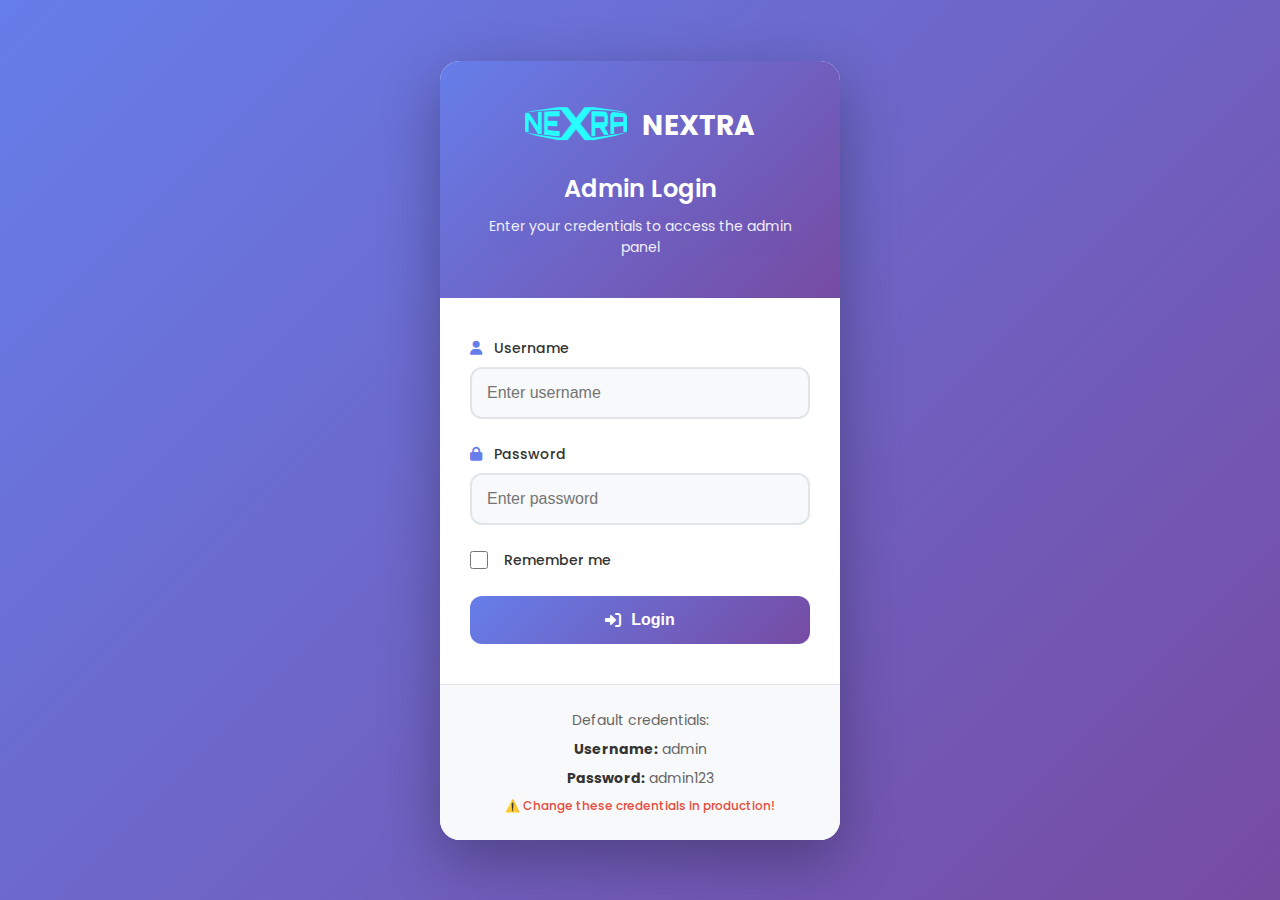
<file: admin-login.html>
<!DOCTYPE html>
<html lang="en">
<head>
    <meta charset="UTF-8">
    <meta name="viewport" content="width=device-width, initial-scale=1.0">
    <title>Admin Login - NEXTRA</title>
    <link rel="stylesheet" href="admin-login-styles.css">
    <link rel="stylesheet" href="https://cdnjs.cloudflare.com/ajax/libs/font-awesome/6.0.0/css/all.min.css">
    <link href="https://fonts.googleapis.com/css2?family=Poppins:wght@300;400;500;600;700&display=swap" rel="stylesheet">
</head>
<body>
    <div class="login-container">
        <div class="login-card">
            <div class="login-header">
                <div class="logo">
                    <img src="images/logo.png" alt="NEXTRA Logo" />
                    <h1>NEXTRA</h1>
                </div>
                <h2>Admin Login</h2>
                <p>Enter your credentials to access the admin panel</p>
            </div>
            
            <form id="loginForm" class="login-form">
                <div class="form-group">
                    <label for="username">
                        <i class="fas fa-user"></i>
                        Username
                    </label>
                    <input type="text" id="username" name="username" required placeholder="Enter username">
                </div>
                
                <div class="form-group">
                    <label for="password">
                        <i class="fas fa-lock"></i>
                        Password
                    </label>
                    <input type="password" id="password" name="password" required placeholder="Enter password">
                </div>
                
                <div class="form-group">
                    <label class="checkbox-label">
                        <input type="checkbox" id="rememberMe" name="rememberMe">
                        <span class="checkmark"></span>
                        Remember me
                    </label>
                </div>
                
                <button type="submit" class="login-btn">
                    <i class="fas fa-sign-in-alt"></i>
                    Login
                </button>
            </form>
            
            <div class="login-footer">
                <p>Default credentials:</p>
                <p><strong>Username:</strong> admin</p>
                <p><strong>Password:</strong> admin123</p>
                <p class="note">⚠️ Change these credentials in production!</p>
            </div>
        </div>
    </div>

    <script src="admin-login.js"></script>
</body>
</html>
</file>
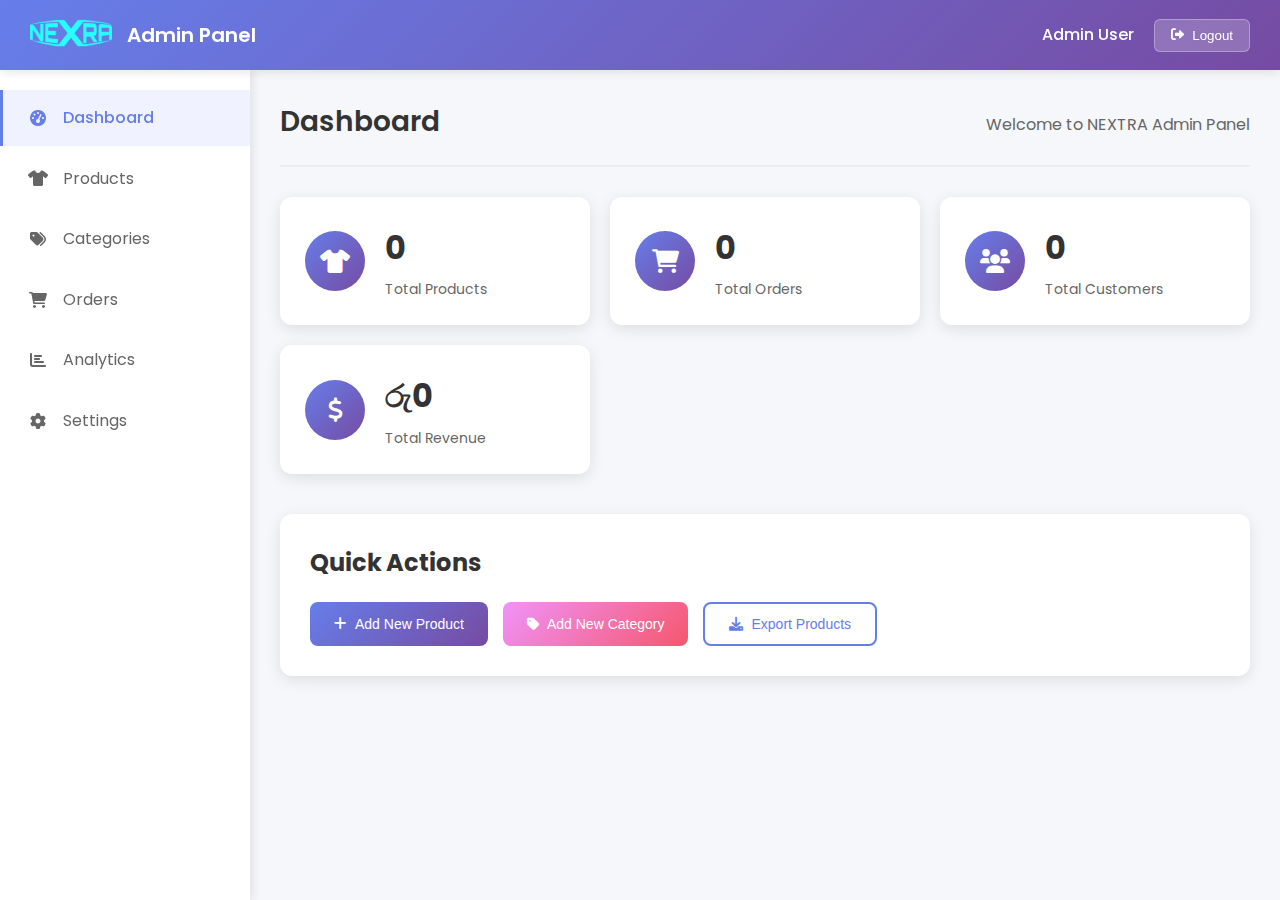
<file: admin.html>
<!DOCTYPE html>
<html lang="en">
<head>
    <meta charset="UTF-8">
    <meta name="viewport" content="width=device-width, initial-scale=1.0">
    <title>Admin Panel - NEXTRA</title>
    <link rel="stylesheet" href="admin-styles.css">
    <link rel="stylesheet" href="https://cdnjs.cloudflare.com/ajax/libs/font-awesome/6.0.0/css/all.min.css">
    <link href="https://fonts.googleapis.com/css2?family=Poppins:wght@300;400;500;600;700&display=swap" rel="stylesheet">
</head>
<body>
    <!-- Admin Header -->
    <header class="admin-header">
        <div class="header-content">
            <div class="logo">
                <img src="images/logo.png" alt="NEXTRA Logo" />
                <span>Admin Panel</span>
            </div>
            <div class="admin-info">
                <span class="admin-name">Admin User</span>
                <button class="logout-btn" id="logoutBtn">
                    <i class="fas fa-sign-out-alt"></i>
                    Logout
                </button>
            </div>
        </div>
    </header>

    <!-- Admin Sidebar -->
    <aside class="admin-sidebar">
        <nav class="sidebar-nav">
            <ul>
                <li class="nav-item active" data-section="dashboard">
                    <a href="#dashboard">
                        <i class="fas fa-tachometer-alt"></i>
                        <span>Dashboard</span>
                    </a>
                </li>
                <li class="nav-item" data-section="products">
                    <a href="#products">
                        <i class="fas fa-tshirt"></i>
                        <span>Products</span>
                    </a>
                </li>
                <li class="nav-item" data-section="categories">
                    <a href="#categories">
                        <i class="fas fa-tags"></i>
                        <span>Categories</span>
                    </a>
                </li>
                <li class="nav-item" data-section="orders">
                    <a href="#orders">
                        <i class="fas fa-shopping-cart"></i>
                        <span>Orders</span>
                    </a>
                </li>
                <li class="nav-item" data-section="analytics">
                    <a href="#analytics">
                        <i class="fas fa-chart-bar"></i>
                        <span>Analytics</span>
                    </a>
                </li>
                <li class="nav-item" data-section="settings">
                    <a href="#settings">
                        <i class="fas fa-cog"></i>
                        <span>Settings</span>
                    </a>
                </li>
            </ul>
        </nav>
    </aside>

    <!-- Main Content Area -->
    <main class="admin-main">
        <!-- Dashboard Section -->
        <section id="dashboard" class="content-section active">
            <div class="section-header">
                <h1>Dashboard</h1>
                <p>Welcome to NEXTRA Admin Panel</p>
            </div>
            
            <div class="dashboard-stats">
                <div class="stat-card">
                    <div class="stat-icon">
                        <i class="fas fa-tshirt"></i>
                    </div>
                    <div class="stat-content">
                        <h3 id="totalProducts">0</h3>
                        <p>Total Products</p>
                    </div>
                </div>
                
                <div class="stat-card">
                    <div class="stat-icon">
                        <i class="fas fa-shopping-cart"></i>
                    </div>
                    <div class="stat-content">
                        <h3 id="totalOrders">0</h3>
                        <p>Total Orders</p>
                    </div>
                </div>
                
                <div class="stat-card">
                    <div class="stat-icon">
                        <i class="fas fa-users"></i>
                    </div>
                    <div class="stat-content">
                        <h3 id="totalCustomers">0</h3>
                        <p>Total Customers</p>
                    </div>
                </div>
                
                <div class="stat-card">
                    <div class="stat-icon">
                        <i class="fas fa-dollar-sign"></i>
                    </div>
                    <div class="stat-content">
                        <h3 id="totalRevenue">රු0</h3>
                        <p>Total Revenue</p>
                    </div>
                </div>
            </div>

            <div class="quick-actions">
                <h2>Quick Actions</h2>
                <div class="action-buttons">
                    <button class="btn btn-primary" onclick="showAddProductModal()">
                        <i class="fas fa-plus"></i>
                        Add New Product
                    </button>
                    <button class="btn btn-secondary" onclick="showAddCategoryModal()">
                        <i class="fas fa-tag"></i>
                        Add New Category
                    </button>
                    <button class="btn btn-outline" onclick="exportProducts()">
                        <i class="fas fa-download"></i>
                        Export Products
                    </button>
                </div>
            </div>
        </section>

        <!-- Products Section -->
        <section id="products" class="content-section">
            <div class="section-header">
                <h1>Product Management</h1>
                <button class="btn btn-primary" onclick="showAddProductModal()">
                    <i class="fas fa-plus"></i>
                    Add New Product
                </button>
            </div>
            
            <div class="products-filters">
                <div class="filter-group">
                    <label for="categoryFilter">Category:</label>
                    <select id="categoryFilter">
                        <option value="">All Categories</option>
                        <option value="games">GAMES</option>
                        <option value="sports">SPORTS</option>
                        <option value="filmtvseries">FILM & TVSERIES</option>
                        <option value="music">MUSIC</option>
                        <option value="vehicles">VEHICLES</option>
                    </select>
                </div>
                
                <div class="filter-group">
                    <label for="searchProducts">Search:</label>
                    <input type="text" id="searchProducts" placeholder="Search products...">
                </div>
            </div>
            
            <div class="products-table-container">
                <table class="products-table">
                    <thead>
                        <tr>
                            <th>Image</th>
                            <th>Name</th>
                            <th>Category</th>
                            <th>Price</th>
                            <th>Stock</th>
                            <th>Status</th>
                            <th>Actions</th>
                        </tr>
                    </thead>
                    <tbody id="productsTableBody">
                        <!-- Products will be loaded here -->
                    </tbody>
                </table>
            </div>
        </section>

        <!-- Categories Section -->
        <section id="categories" class="content-section">
            <div class="section-header">
                <h1>Category Management</h1>
                <button class="btn btn-primary" onclick="showAddCategoryModal()">
                    <i class="fas fa-plus"></i>
                    Add New Category
                </button>
            </div>
            
            <div class="categories-grid" id="categoriesGrid">
                <!-- Categories will be loaded here -->
            </div>
        </section>

        <!-- Orders Section -->
        <section id="orders" class="content-section">
            <div class="section-header">
                <h1>Order Management</h1>
            </div>
            
            <div class="orders-table-container">
                <table class="orders-table">
                    <thead>
                        <tr>
                            <th>Order ID</th>
                            <th>Customer</th>
                            <th>Products</th>
                            <th>Total</th>
                            <th>Status</th>
                            <th>Date</th>
                            <th>Actions</th>
                        </tr>
                    </thead>
                    <tbody id="ordersTableBody">
                        <!-- Orders will be loaded here -->
                    </tbody>
                </table>
            </div>
        </section>

        <!-- Analytics Section -->
        <section id="analytics" class="content-section">
            <div class="section-header">
                <h1>Analytics & Reports</h1>
            </div>
            
            <div class="analytics-grid">
                <div class="chart-container">
                    <h3>Sales Overview</h3>
                    <div class="chart-placeholder">
                        <i class="fas fa-chart-line"></i>
                        <p>Sales chart will be displayed here</p>
                    </div>
                </div>
                
                <div class="chart-container">
                    <h3>Top Products</h3>
                    <div class="chart-placeholder">
                        <i class="fas fa-chart-bar"></i>
                        <p>Product performance chart will be displayed here</p>
                    </div>
                </div>
            </div>
        </section>

        <!-- Settings Section -->
        <section id="settings" class="content-section">
            <div class="section-header">
                <h1>Settings</h1>
            </div>
            
            <div class="settings-form">
                <div class="form-group">
                    <label for="storeName">Store Name</label>
                    <input type="text" id="storeName" value="NEXTRA" placeholder="Enter store name">
                </div>
                
                <div class="form-group">
                    <label for="storeEmail">Store Email</label>
                    <input type="email" id="storeEmail" value="admin@nexra.com" placeholder="Enter store email">
                </div>
                
                <div class="form-group">
                    <label for="storePhone">Store Phone</label>
                    <input type="tel" id="storePhone" value="077 295 3138" placeholder="Enter store phone">
                </div>
                
                <div class="form-group">
                    <label for="currency">Currency</label>
                    <select id="currency">
                        <option value="LKR" selected>LKR (රු)</option>
                        <option value="USD">USD ($)</option>
                        <option value="EUR">EUR (€)</option>
                    </select>
                </div>
                
                <button class="btn btn-primary" onclick="saveSettings()">
                    <i class="fas fa-save"></i>
                    Save Settings
                </button>
            </div>
        </section>
    </main>

    <!-- Add Product Modal -->
    <div id="addProductModal" class="modal">
        <div class="modal-content">
            <div class="modal-header">
                <h2>Add New Product</h2>
                <button class="close-modal" onclick="closeModal('addProductModal')">
                    <i class="fas fa-times"></i>
                </button>
            </div>
            
            <form id="addProductForm" class="product-form">
                <div class="form-row">
                    <div class="form-group">
                        <label for="productName">Product Name *</label>
                        <input type="text" id="productName" required placeholder="Enter product name">
                    </div>
                    
                    <div class="form-group">
                        <label for="productCategory">Category *</label>
                        <select id="productCategory" required>
                            <option value="">Select Category</option>
                            <option value="games">GAMES</option>
                            <option value="sports">SPORTS</option>
                            <option value="filmtvseries">FILM & TVSERIES</option>
                            <option value="music">MUSIC</option>
                            <option value="vehicles">VEHICLES</option>
                        </select>
                    </div>
                </div>
                
                <div class="form-row">
                    <div class="form-group">
                        <label for="productPrice">Price (LKR) *</label>
                        <input type="number" id="productPrice" required min="0" step="10" placeholder="Enter price">
                    </div>
                    
                    <div class="form-group">
                        <label for="productOriginalPrice">Original Price (LKR)</label>
                        <input type="number" id="productOriginalPrice" min="0" step="10" placeholder="Enter original price">
                    </div>
                </div>
                
                <div class="form-row">
                    <div class="form-group">
                        <label for="productRating">Rating</label>
                        <input type="number" id="productRating" min="0" max="5" step="0.1" placeholder="Enter rating (0-5)">
                    </div>
                    
                    <div class="form-group">
                        <label for="productReviews">Number of Reviews</label>
                        <input type="number" id="productReviews" min="0" placeholder="Enter number of reviews">
                    </div>
                </div>
                
                <div class="form-group">
                    <label for="productDescription">Description</label>
                    <textarea id="productDescription" rows="3" placeholder="Enter product description"></textarea>
                </div>
                
                <div class="form-group">
                    <label for="productImage">Product Image *</label>
                    <input type="file" id="productImage" accept="image/*" required>
                    <div class="image-preview" id="imagePreview"></div>
                </div>
                
                <div class="form-group">
                    <label for="productBadge">Badge</label>
                    <input type="text" id="productBadge" placeholder="e.g., New, Sale, Popular">
                </div>
                
                <div class="form-actions">
                    <button type="button" class="btn btn-secondary" onclick="closeModal('addProductModal')">
                        Cancel
                    </button>
                    <button type="submit" class="btn btn-primary">
                        <i class="fas fa-save"></i>
                        Add Product
                    </button>
                </div>
            </form>
        </div>
    </div>

    <!-- Add Category Modal -->
    <div id="addCategoryModal" class="modal">
        <div class="modal-content">
            <div class="modal-header">
                <h2>Add New Category</h2>
                <button class="close-modal" onclick="closeModal('addCategoryModal')">
                    <i class="fas fa-times"></i>
                </button>
            </div>
            
            <form id="addCategoryForm" class="category-form">
                <div class="form-group">
                    <label for="categoryName">Category Name *</label>
                    <input type="text" id="categoryName" required placeholder="Enter category name">
                </div>
                
                <div class="form-group">
                    <label for="categoryDescription">Description</label>
                    <textarea id="categoryDescription" rows="3" placeholder="Enter category description"></textarea>
                </div>
                
                <div class="form-group">
                    <label for="categoryIcon">Category Icon</label>
                    <select id="categoryIcon">
                        <option value="fas fa-gamepad">Game Controller</option>
                        <option value="fas fa-futbol">Sports Ball</option>
                        <option value="fas fa-tv">TV</option>
                        <option value="fas fa-music">Music Note</option>
                        <option value="fas fa-car">Car</option>
                        <option value="fas fa-motorcycle">Motorcycle</option>
                    </select>
                </div>
                
                <div class="form-actions">
                    <button type="button" class="btn btn-secondary" onclick="closeModal('addCategoryModal')">
                        Cancel
                    </button>
                    <button type="submit" class="btn btn-primary">
                        <i class="fas fa-save"></i>
                        Add Category
                    </button>
                </div>
            </form>
        </div>
    </div>

    <!-- Edit Product Modal -->
    <div id="editProductModal" class="modal">
        <div class="modal-content">
            <div class="modal-header">
                <h2>Edit Product</h2>
                <button class="close-modal" onclick="closeModal('editProductModal')">
                    <i class="fas fa-times"></i>
                </button>
            </div>
            
            <form id="editProductForm" class="product-form">
                <input type="hidden" id="editProductId">
                
                <div class="form-row">
                    <div class="form-group">
                        <label for="editProductName">Product Name *</label>
                        <input type="text" id="editProductName" required placeholder="Enter product name">
                    </div>
                    
                    <div class="form-group">
                        <label for="editProductCategory">Category *</label>
                        <select id="editProductCategory" required>
                            <option value="">Select Category</option>
                            <option value="games">GAMES</option>
                            <option value="sports">SPORTS</option>
                            <option value="filmtvseries">FILM & TVSERIES</option>
                            <option value="music">MUSIC</option>
                            <option value="vehicles">VEHICLES</option>
                        </select>
                    </div>
                </div>
                
                <div class="form-row">
                    <div class="form-group">
                        <label for="editProductPrice">Price (LKR) *</label>
                        <input type="number" id="editProductPrice" required min="0" step="10" placeholder="Enter price">
                    </div>
                    
                    <div class="form-group">
                        <label for="editProductOriginalPrice">Original Price (LKR)</label>
                        <input type="number" id="editProductOriginalPrice" min="0" step="10" placeholder="Enter original price">
                    </div>
                </div>
                
                <div class="form-row">
                    <div class="form-group">
                        <label for="editProductRating">Rating</label>
                        <input type="number" id="editProductRating" min="0" max="5" step="0.1" placeholder="Enter rating (0-5)">
                    </div>
                    
                    <div class="form-group">
                        <label for="editProductReviews">Number of Reviews</label>
                        <input type="number" id="editProductReviews" min="0" placeholder="Enter number of reviews">
                    </div>
                </div>
                
                <div class="form-group">
                    <label for="editProductDescription">Description</label>
                    <textarea id="editProductDescription" rows="3" placeholder="Enter product description"></textarea>
                </div>
                
                <div class="form-group">
                    <label for="editProductImage">Product Image</label>
                    <input type="file" id="editProductImage" accept="image/*">
                    <div class="image-preview" id="editImagePreview"></div>
                </div>
                
                <div class="form-group">
                    <label for="editProductBadge">Badge</label>
                    <input type="text" id="editProductBadge" placeholder="e.g., New, Sale, Popular">
                </div>
                
                <div class="form-actions">
                    <button type="button" class="btn btn-secondary" onclick="closeModal('editProductModal')">
                        Cancel
                    </button>
                    <button type="submit" class="btn btn-primary">
                        <i class="fas fa-save"></i>
                        Update Product
                    </button>
                </div>
            </form>
        </div>
    </div>

    <!-- Success/Error Notifications -->
    <div id="notificationContainer" class="notification-container"></div>

    <script src="admin.js"></script>
</body>
</html>
</file>
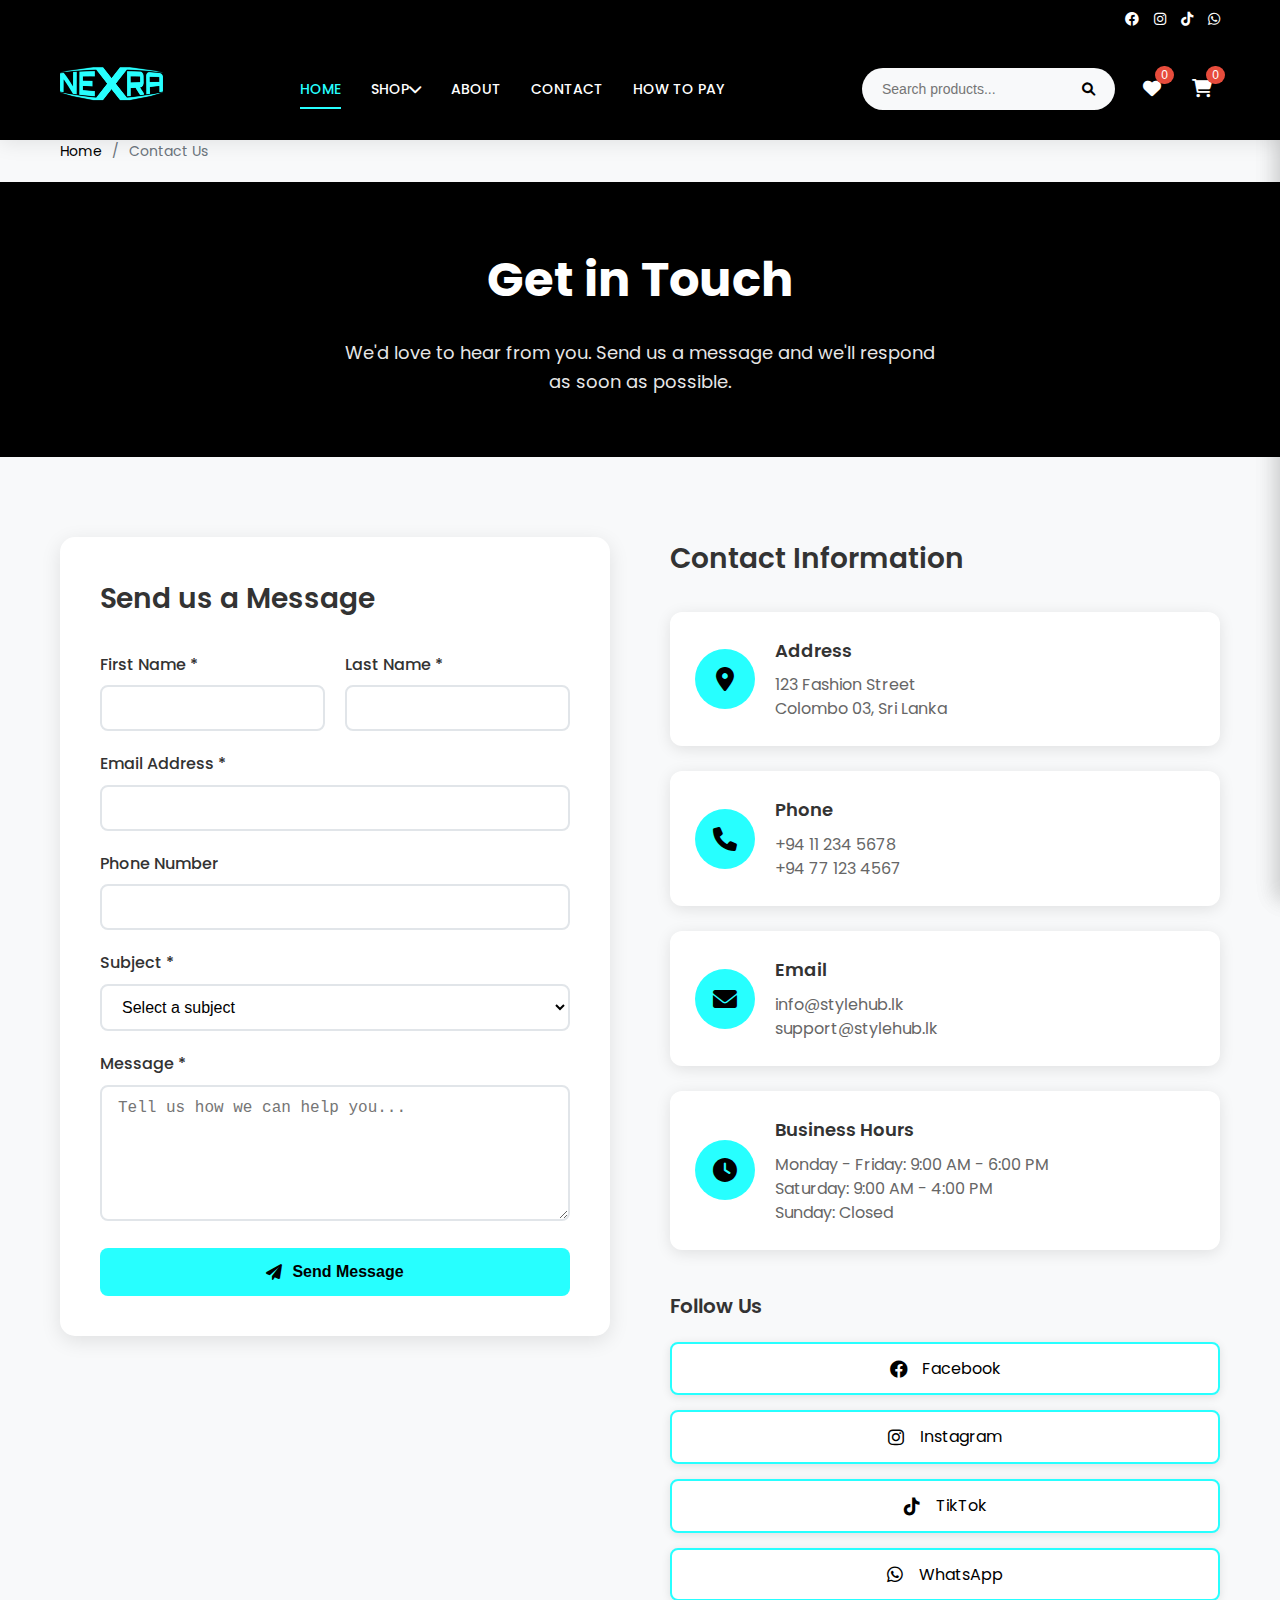
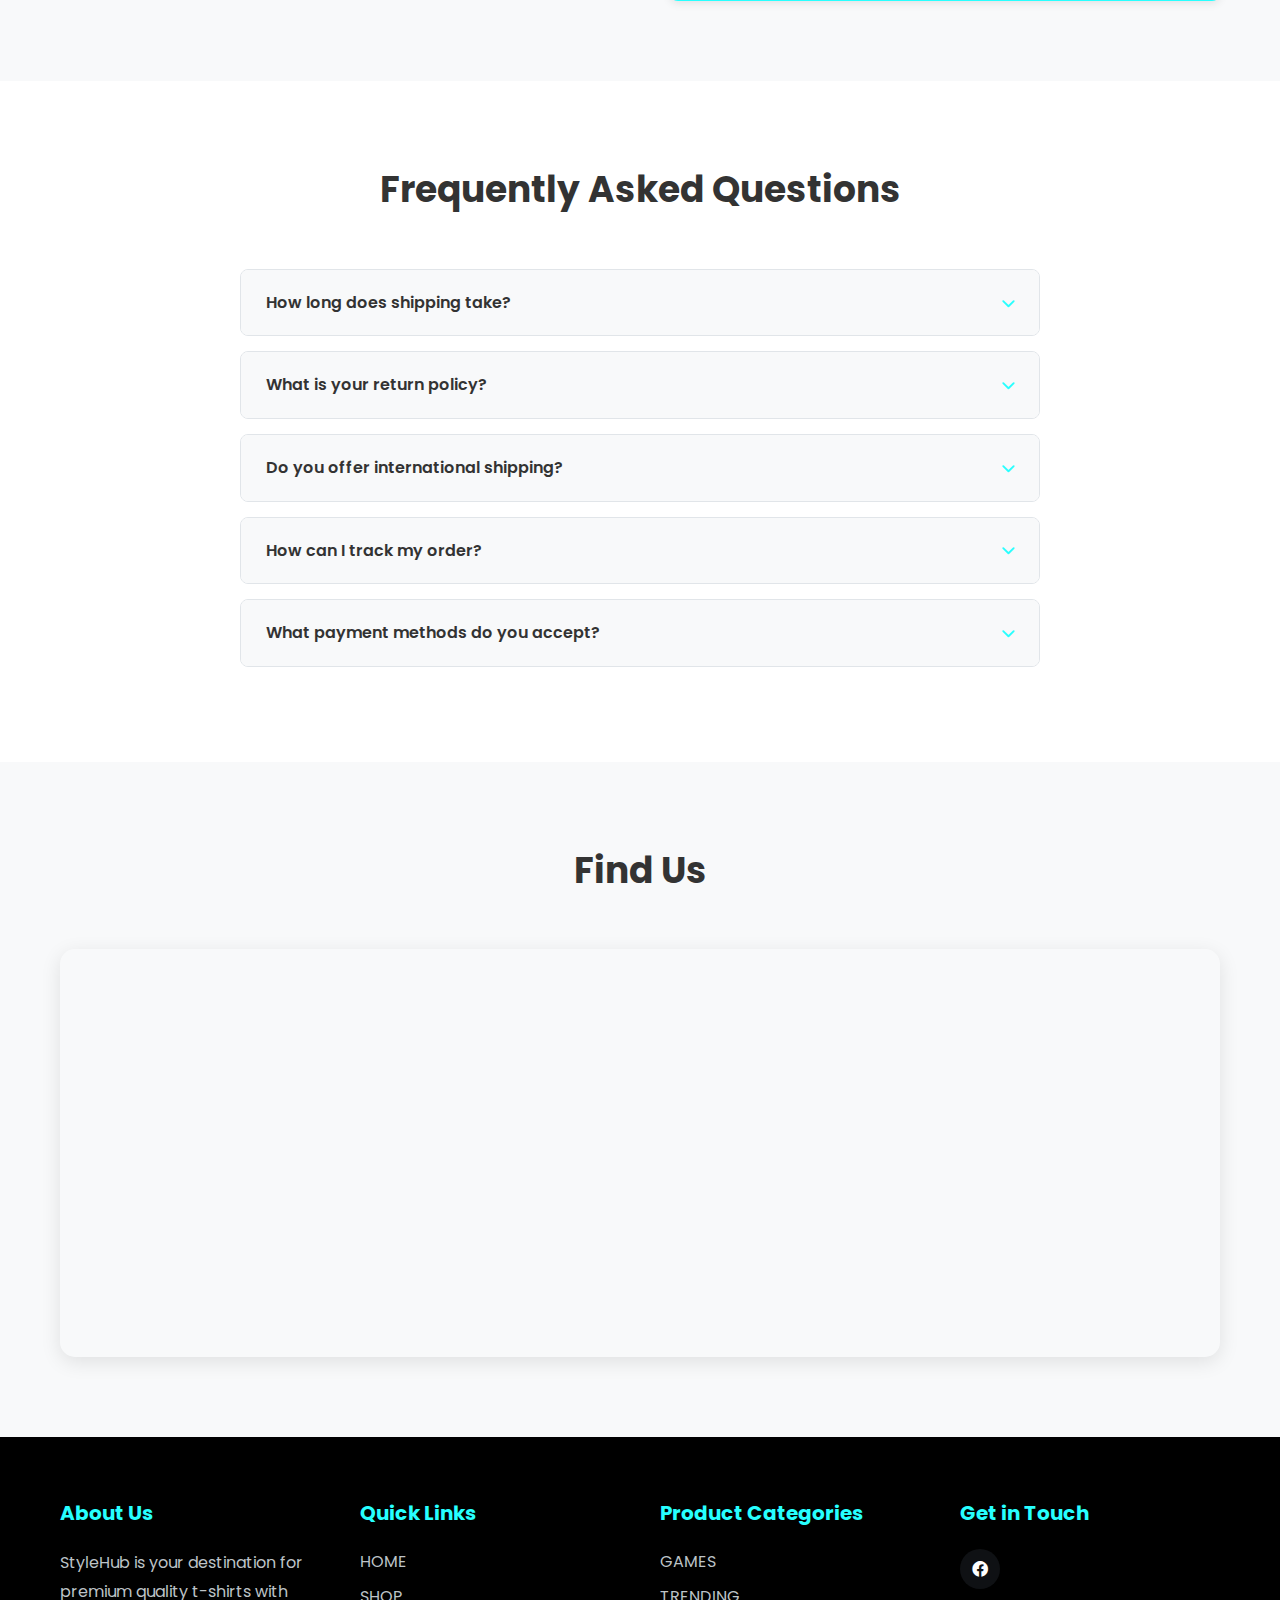
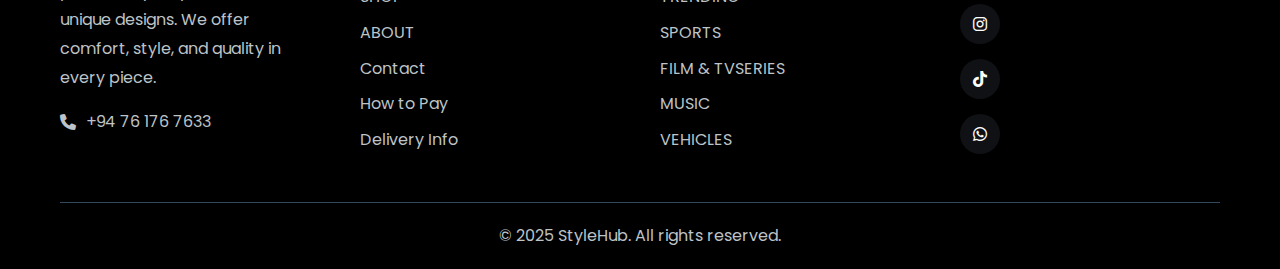
<file: contact.html>
<!DOCTYPE html>
<html lang="en">
<head>
    <meta charset="UTF-8">
    <meta name="viewport" content="width=device-width, initial-scale=1.0">
    <title>Contact Us - NEXTRA</title>
    <link rel="stylesheet" href="styles.css">
    <link href="https://fonts.googleapis.com/css2?family=Poppins:wght@300;400;500;600;700&display=swap" rel="stylesheet">
    <link rel="stylesheet" href="https://cdnjs.cloudflare.com/ajax/libs/font-awesome/6.0.0/css/all.min.css">
    <style>
        /* Scoped overrides to match index.html theme (black + cyan) */
        .page-contact .contact-hero {
            background: #000000;
            color: #ffffff;
        }
        .page-contact .breadcrumb-nav a {
            color: #000000;
        }
        .page-contact .breadcrumb-nav a:hover {
            color: #27FFFF;
        }
        .page-contact .contact-icon {
            background: #27FFFF;
            color: #000000;
        }
        .page-contact .submit-btn {
            background: #27FFFF;
            color: #000000;
        }
        .page-contact .submit-btn:hover {
            transform: translateY(-2px);
            box-shadow: 0 5px 15px rgba(39, 255, 255, 0.4);
        }
        .page-contact .form-group input:focus,
        .page-contact .form-group select:focus,
        .page-contact .form-group textarea:focus {
            border-color: #27FFFF;
            box-shadow: 0 0 0 3px rgba(39, 255, 255, 0.1);
        }
        .page-contact .faq-question i {
            color: #27FFFF;
        }
        /* Fix Follow Us layout overriding global .social-links a */
        .page-contact .social-link {
            display: flex;
            align-items: center;
            gap: 12px;
            padding: 12px 16px;
            width: auto;
            height: auto;
            background: #ffffff;
            color: #000000;
            border-radius: 8px;
            border: 2px solid #27FFFF;
            text-decoration: none;
        }
        .page-contact .social-link:hover {
            background: #27FFFF;
            color: #000000;
        }
    </style>
</head>
<body class="page-contact">
    <!-- Header -->
    <header class="header">
        <div class="top-bar">
            <div class="container">
                <div class="top-bar-content">
                    <div class="announcement">
                        <!-- <i class="fas fa-shipping-fast"></i> -->
                        <!-- <span>ENJOY FREE SHIPPING FOR ALL ORDERS</span> -->
                    </div>
                    <div class="top-links">
                        <a href="https://www.facebook.com/share/1AizwR49N6/"><i class="fab fa-facebook"></i></a>
                        <a href="https://www.instagram.com/nexra.clothing?igsh=MWxndXZ2YXh1NGNveg=="><i class="fab fa-instagram"></i></a>
                        <a href="http://tiktok.com/@nexraclothing"><i class="fab fa-tiktok"></i></a>
                        <a href="https://wa.me/message/3BV3MYQMCFSGK1"><i class="fab fa-whatsapp"></i></a>
                    </div>
                </div>
            </div>
        </div>
        
        <nav class="navbar">
            <div class="container">
                <div class="nav-content">
                    <div class="logo">
                        <img src="images/logo.png" alt="NEXTRA Logo">
                    </div>
                    
                    <div class="nav-menu" id="navMenu">
                        <a href="index.html" class="nav-link active">HOME</a>
                        <div class="dropdown">
                            <a href="shop.html" class="nav-link">SHOP<i class="fas fa-chevron-down"></i></a>
                            <div class="dropdown-content">
                                
                                <a href="shop.html?category=bike">GAMES</a>
                                <a href="shop.html?category=anime">TRENDING</a>
                                <a href="shop.html?category=car">FILM & TVSERIES</a>
                                <a href="shop.html?category=vehicles">MUSIC</a>
                                <a href="shop.html?category=vehicles">VEHICLES</a>
                                <!-- <a href="shop.html?category=girls">Girl's T-shirts</a>
                                <a href="shop.html?category=butterfly">Butterfly Design</a> -->
                            </div>
                        </div>
                        <a href="about.html" class="nav-link">ABOUT</a>
                        <a href="contact.html" class="nav-link">CONTACT</a>
                        <a href="payment.html" class="nav-link">HOW TO PAY</a>
                    </div>
                    
                    <div class="nav-actions">
                        <div class="search-box">
                            <input type="text" placeholder="Search products..." id="searchInput">
                            <button type="button" id="searchBtn"><i class="fas fa-search"></i></button>
                        </div>
                        <div class="user-actions">
                            <button class="wishlist-btn" id="wishlistBtn">
                                <i class="fas fa-heart"></i>
                                <span class="wishlist-count" id="wishlistCount">0</span>
                            </button>
                            <button class="cart-btn" id="cartBtn">
                                <i class="fas fa-shopping-cart"></i>
                                <span class="cart-count" id="cartCount">0</span>
                            </button>
                        </div>
                        <button class="mobile-menu-btn" id="mobileMenuBtn">
                            <span></span>
                            <span></span>
                            <span></span>
                        </button>
                    </div>
                </div>
            </div>
        </nav>
    </header>

    <!-- Shopping Cart Sidebar -->
    <div class="cart-sidebar" id="cartSidebar">
        <div class="cart-header">
            <h3>Shopping Cart</h3>
            <button class="close-cart" id="closeCart"><i class="fas fa-times"></i></button>
        </div>
        <div class="cart-items" id="cartItems">
            <!-- Cart items will be dynamically added here -->
        </div>
        <div class="cart-footer">
            <div class="cart-total">
                <span>Total:</span>
                <span class="total-amount" id="cartTotal">$0.00</span>
            </div>
            <button class="checkout-btn" id="checkoutBtn">Proceed to Checkout</button>
        </div>
    </div>

    <!-- Wishlist Sidebar -->
    <div class="wishlist-sidebar" id="wishlistSidebar">
        <div class="wishlist-header">
            <h3>Wishlist</h3>
            <button class="close-wishlist" id="closeWishlist"><i class="fas fa-times"></i></button>
        </div>
        <div class="wishlist-items" id="wishlistItems">
            <!-- Wishlist items will be dynamically added here -->
        </div>
    </div>

    <!-- Main Content -->
    <main class="main-content">
        <!-- Breadcrumb -->
        <section class="breadcrumb">
            <div class="container">
                <nav class="breadcrumb-nav">
                    <a href="index.html">Home</a>
                    <span>/</span>
                    <span>Contact Us</span>
                </nav>
            </div>
        </section>

        <!-- Contact Hero -->
        <section class="contact-hero">
            <div class="container">
                <div class="contact-hero-content">
                    <h1>Get in Touch</h1>
                    <p>We'd love to hear from you. Send us a message and we'll respond as soon as possible.</p>
                </div>
            </div>
        </section>

        <!-- Contact Section -->
        <section class="contact-section">
            <div class="container">
                <div class="contact-content">
                    <!-- Contact Form -->
                    <div class="contact-form-container">
                        <h2>Send us a Message</h2>
                        <form class="contact-form" id="contactForm">
                            <div class="form-row">
                                <div class="form-group">
                                    <label for="firstName">First Name *</label>
                                    <input type="text" id="firstName" name="firstName" required>
                                </div>
                                <div class="form-group">
                                    <label for="lastName">Last Name *</label>
                                    <input type="text" id="lastName" name="lastName" required>
                                </div>
                            </div>
                            <div class="form-group">
                                <label for="email">Email Address *</label>
                                <input type="email" id="email" name="email" required>
                            </div>
                            <div class="form-group">
                                <label for="phone">Phone Number</label>
                                <input type="tel" id="phone" name="phone">
                            </div>
                            <div class="form-group">
                                <label for="subject">Subject *</label>
                                <select id="subject" name="subject" required>
                                    <option value="">Select a subject</option>
                                    <option value="general">General Inquiry</option>
                                    <option value="order">Order Status</option>
                                    <option value="return">Returns & Exchanges</option>
                                    <option value="product">Product Information</option>
                                    <option value="complaint">Complaint</option>
                                    <option value="other">Other</option>
                                </select>
                            </div>
                            <div class="form-group">
                                <label for="message">Message *</label>
                                <textarea id="message" name="message" rows="6" required placeholder="Tell us how we can help you..."></textarea>
                            </div>
                            <button type="submit" class="btn submit-btn">
                                <i class="fas fa-paper-plane"></i>
                                Send Message
                            </button>
                        </form>
                    </div>

                    <!-- Contact Information -->
                    <div class="contact-info">
                        <h2>Contact Information</h2>
                        <div class="contact-cards">
                            <div class="contact-card">
                                <div class="contact-icon">
                                    <i class="fas fa-map-marker-alt"></i>
                                </div>
                                <div class="contact-details">
                                    <h3>Address</h3>
                                    <p>123 Fashion Street<br>Colombo 03, Sri Lanka</p>
                                </div>
                            </div>
                            <div class="contact-card">
                                <div class="contact-icon">
                                    <i class="fas fa-phone"></i>
                                </div>
                                <div class="contact-details">
                                    <h3>Phone</h3>
                                    <p>+94 11 234 5678<br>+94 77 123 4567</p>
                                </div>
                            </div>
                            <div class="contact-card">
                                <div class="contact-icon">
                                    <i class="fas fa-envelope"></i>
                                </div>
                                <div class="contact-details">
                                    <h3>Email</h3>
                                    <p>info@stylehub.lk<br>support@stylehub.lk</p>
                                </div>
                            </div>
                            <div class="contact-card">
                                <div class="contact-icon">
                                    <i class="fas fa-clock"></i>
                                </div>
                                <div class="contact-details">
                                    <h3>Business Hours</h3>
                                    <p>Monday - Friday: 9:00 AM - 6:00 PM<br>Saturday: 9:00 AM - 4:00 PM<br>Sunday: Closed</p>
                                </div>
                            </div>
                        </div>

                        <!-- Social Media -->
                        <div class="social-media">
                            <h3>Follow Us</h3>
                            <div class="social-links">
                                <a href="#" class="social-link">
                                    <i class="fab fa-facebook"></i>
                                    <span>Facebook</span>
                                </a>
                                <a href="#" class="social-link">
                                    <i class="fab fa-instagram"></i>
                                    <span>Instagram</span>
                                </a>
                                <a href="#" class="social-link">
                                    <i class="fab fa-tiktok"></i>
                                    <span>TikTok</span>
                                </a>
                                <a href="#" class="social-link">
                                    <i class="fab fa-whatsapp"></i>
                                    <span>WhatsApp</span>
                                </a>
                            </div>
                        </div>
                    </div>
                </div>
            </div>
        </section>

        <!-- FAQ Section -->
        <section class="faq-section">
            <div class="container">
                <div class="faq-content">
                    <h2>Frequently Asked Questions</h2>
                    <div class="faq-list">
                        <div class="faq-item">
                            <div class="faq-question">
                                <h3>How long does shipping take?</h3>
                                <i class="fas fa-chevron-down"></i>
                            </div>
                            <div class="faq-answer">
                                <p>Standard shipping takes 3-5 business days within Sri Lanka. Express shipping is available for 1-2 business days delivery.</p>
                            </div>
                        </div>
                        <div class="faq-item">
                            <div class="faq-question">
                                <h3>What is your return policy?</h3>
                                <i class="fas fa-chevron-down"></i>
                            </div>
                            <div class="faq-answer">
                                <p>We offer a 30-day return policy for unused items in original packaging. Return shipping is free for defective items.</p>
                            </div>
                        </div>
                        <div class="faq-item">
                            <div class="faq-question">
                                <h3>Do you offer international shipping?</h3>
                                <i class="fas fa-chevron-down"></i>
                            </div>
                            <div class="faq-answer">
                                <p>Currently, we only ship within Sri Lanka. We're working on expanding our international shipping options.</p>
                            </div>
                        </div>
                        <div class="faq-item">
                            <div class="faq-question">
                                <h3>How can I track my order?</h3>
                                <i class="fas fa-chevron-down"></i>
                            </div>
                            <div class="faq-answer">
                                <p>You'll receive a tracking number via email once your order ships. You can also track your order in your account dashboard.</p>
                            </div>
                        </div>
                        <div class="faq-item">
                            <div class="faq-question">
                                <h3>What payment methods do you accept?</h3>
                                <i class="fas fa-chevron-down"></i>
                            </div>
                            <div class="faq-answer">
                                <p>We accept all major credit cards, PayPal, and cash on delivery (COD) for orders within Sri Lanka.</p>
                            </div>
                        </div>
                    </div>
                </div>
            </div>
        </section>

        <!-- Map Section -->
        <section class="map-section">
            <div class="container">
                <div class="map-content">
                    <h2>Find Us</h2>
                    <div class="map-container">
                        <iframe 
                            src="https://www.google.com/maps/embed?pb=!1m18!1m12!1m3!1d126743.63162500000!2d79.78616400000000!3d6.92707900000000!2m3!1f0!2f0!3f0!3m2!1i1024!2i768!4f13.1!3m3!1m2!1s0x3ae253d10f7a7003%3A0x320b2e4d32d3838d!2sColombo%2C%20Sri%20Lanka!5e0!3m2!1sen!2sus!4v1234567890"
                            width="100%" 
                            height="400" 
                            style="border:0;" 
                            allowfullscreen="" 
                            loading="lazy" 
                            referrerpolicy="no-referrer-when-downgrade">
                        </iframe>
                    </div>
                </div>
            </div>
        </section>
    </main>

    <!-- Footer -->
    <footer class="footer">
        <div class="container">
          <div class="footer-content">
            <div class="footer-section">
              <h3>About Us</h3>
              <p>
                StyleHub is your destination for premium quality t-shirts with
                unique designs. We offer comfort, style, and quality in every
                piece.
              </p>
              <div class="contact-info">
                <p><i class="fas fa-phone"></i> +94 76 176 7633</p>
              </div>
            </div>
            <div class="footer-section">
              <h3>Quick Links</h3>
              <ul>
                <li><a href="index.html">HOME</a></li>
                <li><a href="shop.html">SHOP</a></li>
                <li><a href="about.html">ABOUT</a></li>
                <li><a href="contact.html">Contact</a></li>
                <li><a href="payment.html">How to Pay</a></li>
                <li><a href="delivery.html">Delivery Info</a></li>
              </ul>
            </div>
            <div class="footer-section">
              <h3>Product Categories</h3>
              <ul>
                <li><a href="shop.html?category=games">GAMES</a></li>
                <li><a href="shop.html?category=trending">TRENDING</a></li>
                <li><a href="shop.html?category=sports">SPORTS</a></li>
                <li><a href="shop.html?category=filmtvseries">FILM & TVSERIES</a></li>
                <li><a href="shop.html?category=music">MUSIC</a></li>
                <li><a href="shop.html?category=vehicles">VEHICLES</a></li>
                <!-- <li><a href="shop.html?category=girls">Girl's T-shirts (19)</a></li>
                          <li><a href="shop.html?category=teddy">Teddy Bear T-shirts (14)</a></li> -->
              </ul>
            </div>
            <div class="footer-section">
              <h3>Get in Touch</h3>
              <div class="social-links">
                <a href="https://www.facebook.com/share/1AizwR49N6/"
                  ><i class="fab fa-facebook"></i
                ></a>
                <a
                  href="https://www.instagram.com/nexra.clothing?igsh=MWxndXZ2YXh1NGNveg=="
                  ><i class="fab fa-instagram"></i
                ></a>
                <!-- <a href=""><i class="fab fa-youtube"></i></a> -->
                <a href="http://tiktok.com/@nexraclothing"
                  ><i class="fab fa-tiktok"></i
                ></a>
                <a href="https://wa.me/message/3BV3MYQMCFSGK1"
                  ><i class="fab fa-whatsapp"></i
                ></a>
              </div>
            </div>
          </div>
          <div class="footer-bottom">
            <p>&copy; 2025 StyleHub. All rights reserved.</p>
          </div>
        </div>
      </footer>
    <script src="script.js"></script>
    <script src="contact.js"></script>
</body>
</html>
</file>
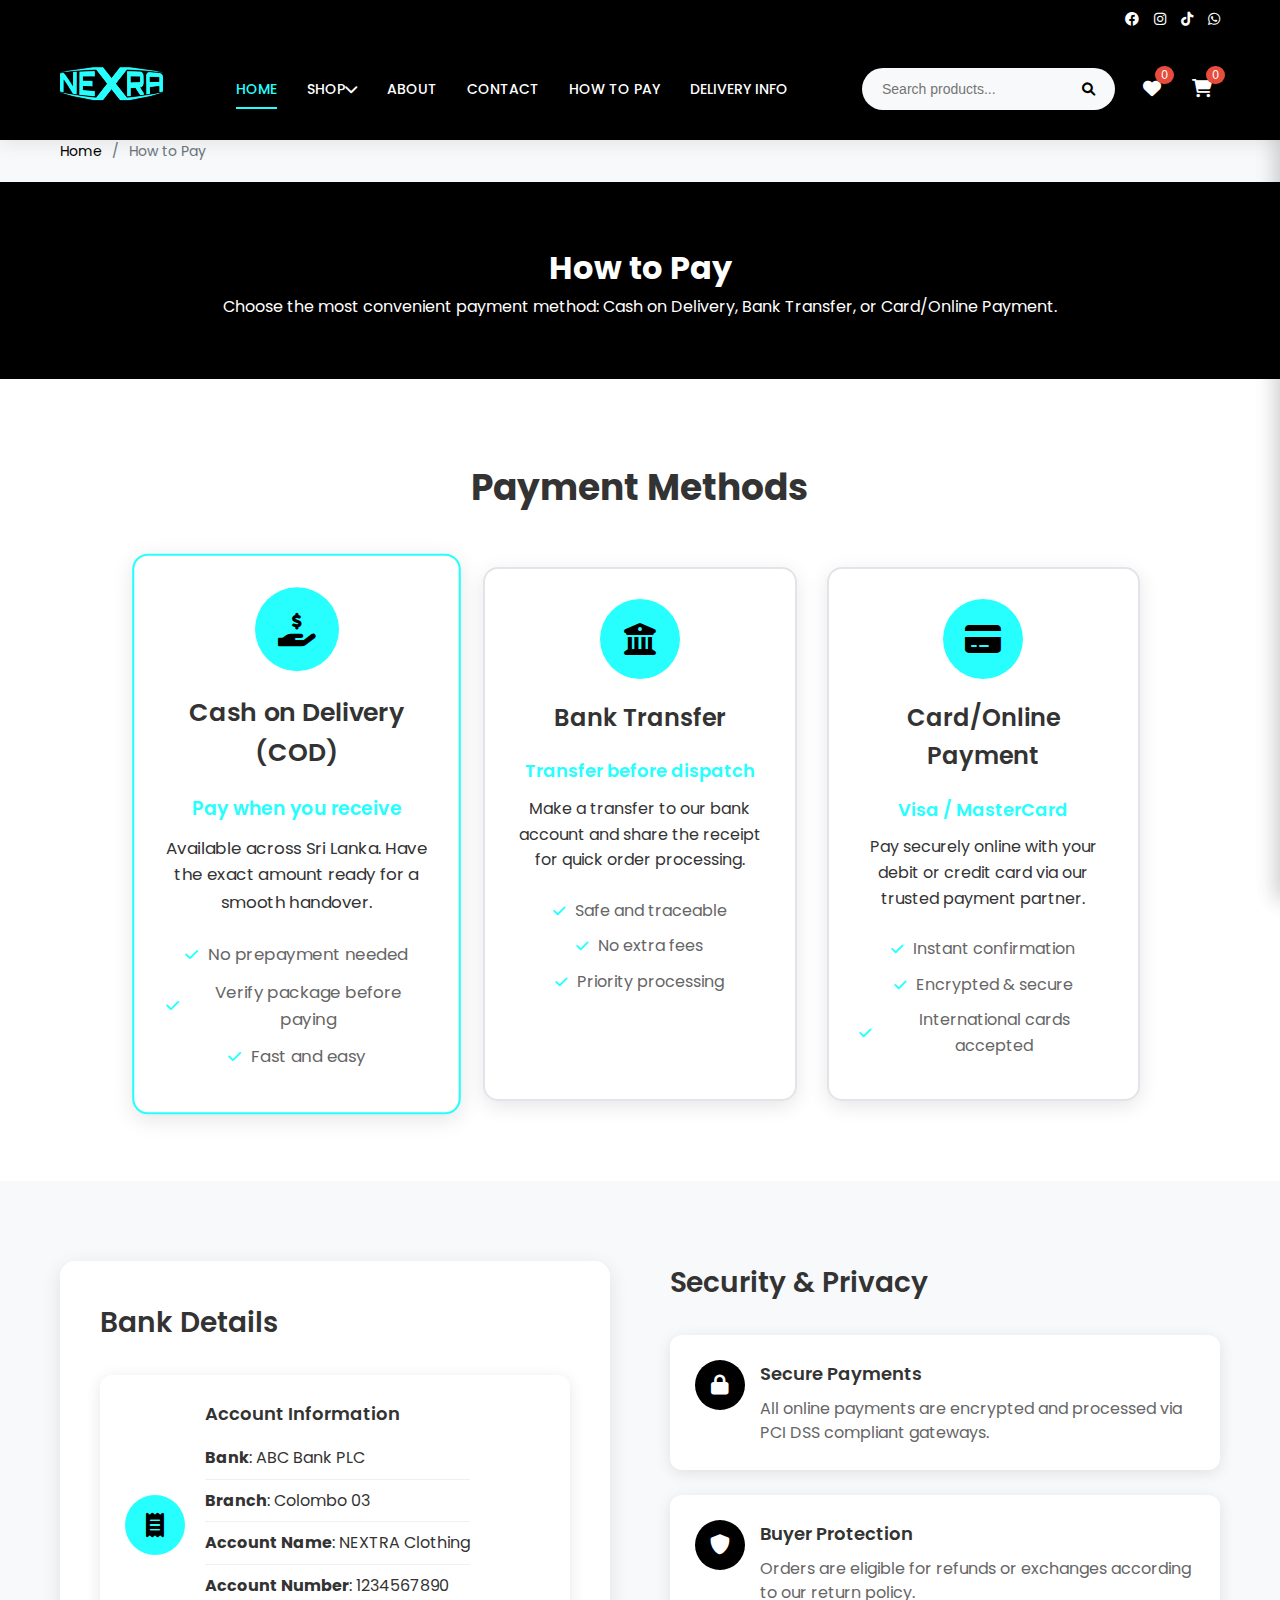
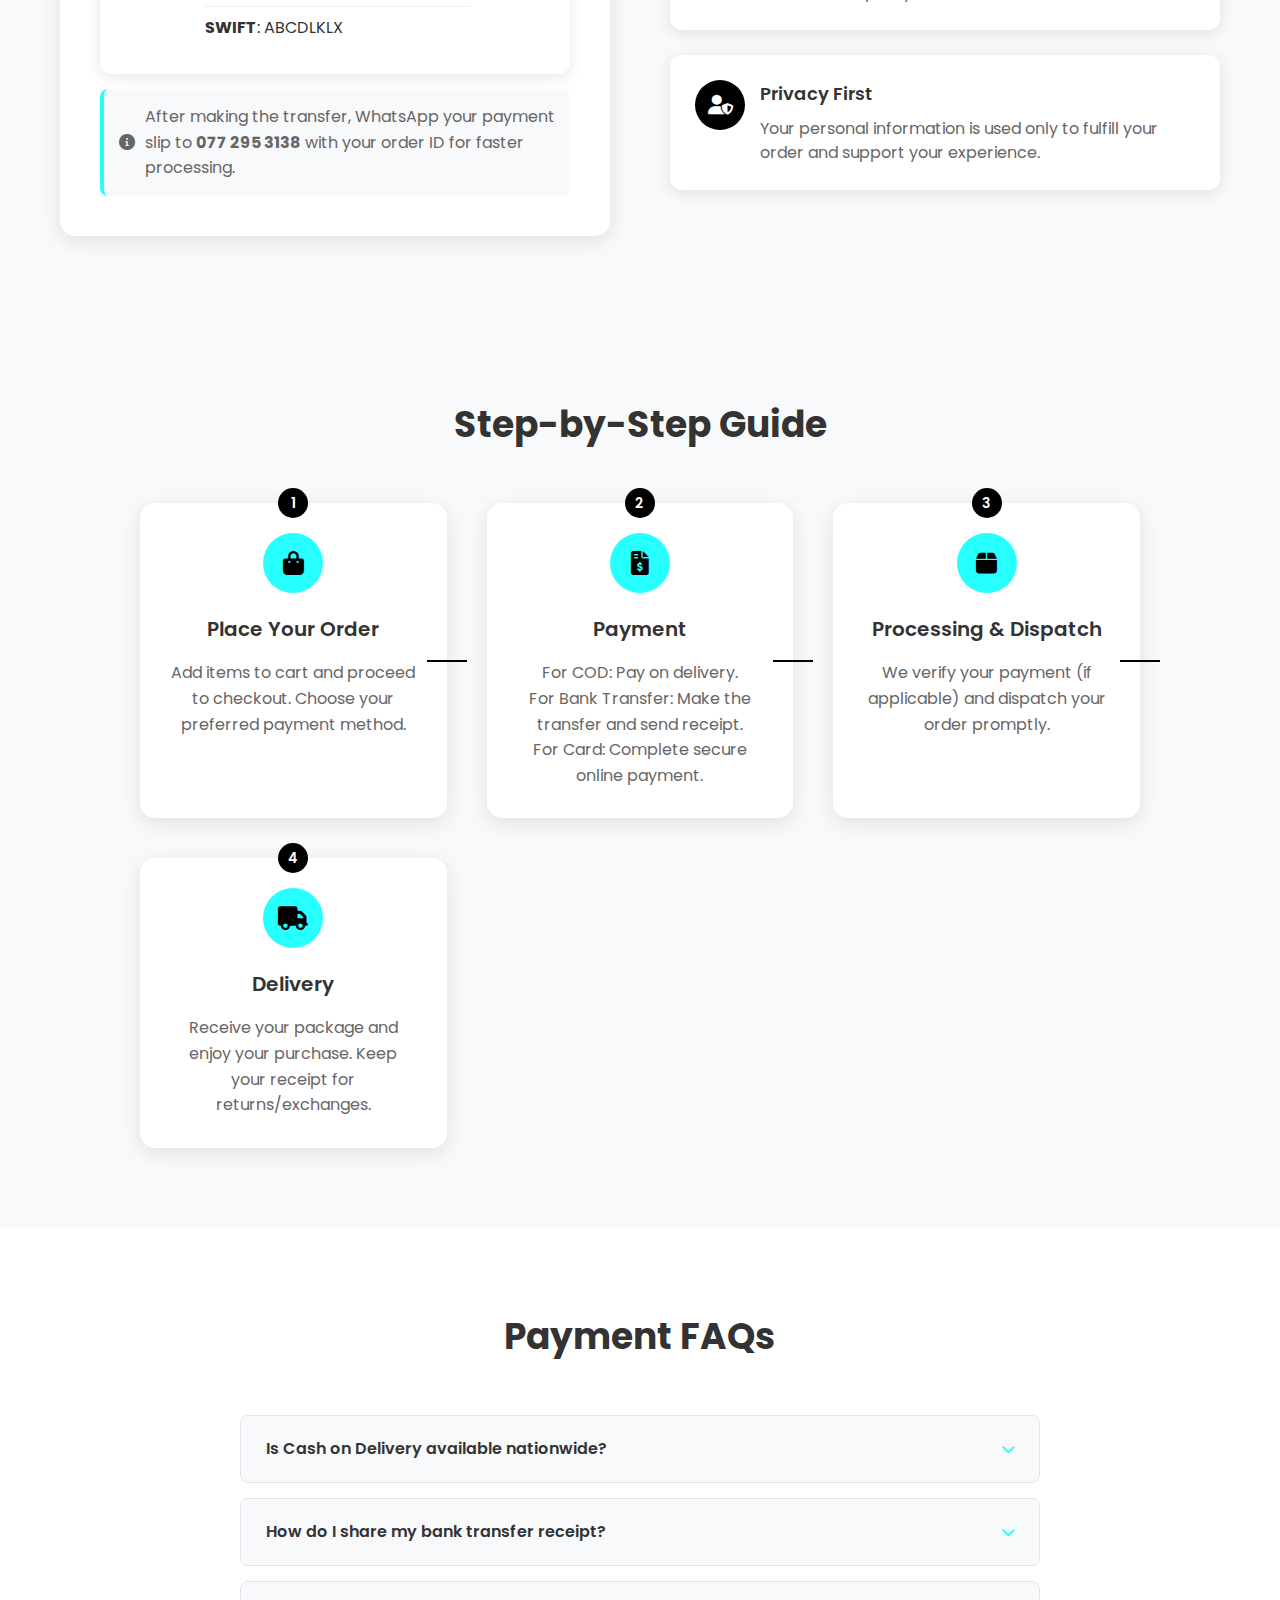
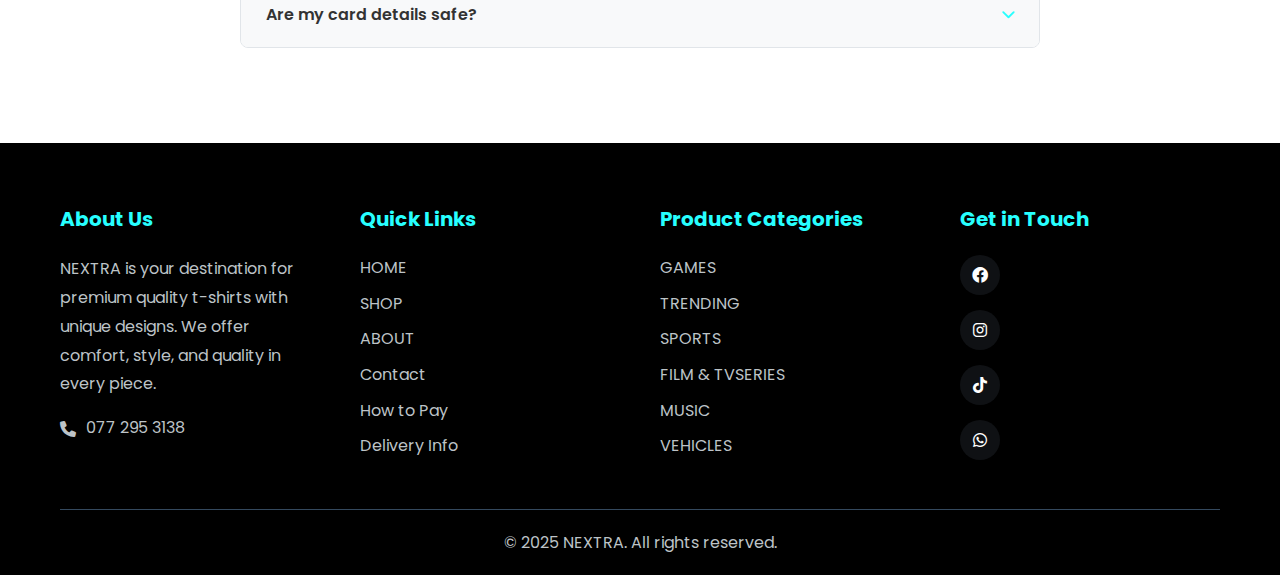
<file: payment.html>
<!DOCTYPE html>
<html lang="en">
<head>
    <meta charset="UTF-8">
    <meta name="viewport" content="width=device-width, initial-scale=1.0">
    <title>How to Pay - NEXTRA</title>
    <link rel="stylesheet" href="styles.css">
    <link rel="stylesheet" href="https://cdnjs.cloudflare.com/ajax/libs/font-awesome/6.0.0/css/all.min.css">
    <link href="https://fonts.googleapis.com/css2?family=Poppins:wght@300;400;500;600;700&display=swap" rel="stylesheet">
    <style>
        /* Scoped overrides to match index.html theme (black + cyan) */
        .page-payment .payment-hero {
            padding: 60px 0;
            background: #000000;
            color: #ffffff;
            text-align: center;
        }
        .page-payment .breadcrumb-nav a {
            color: #000000;
        }
        .page-payment .breadcrumb-nav a:hover {
            color: #27FFFF;
        }
        .page-payment .shipping-icon,
        .page-payment .contact-icon,
        .page-payment .step-icon {
            background: #27FFFF;
            color: #000000;
        }
        .page-payment .shipping-card.featured {
            border-color: #27FFFF;
        }
        .page-payment .delivery-time {
            color: #27FFFF;
        }
        .page-payment .info-badge {
            display: inline-block;
            padding: 6px 12px;
            border-radius: 20px;
            border: 2px solid #27FFFF;
            color: #000000;
            background: #ffffff;
            font-weight: 600;
        }
        .page-payment .bank-details-list {
            list-style: none;
            padding: 0;
            margin: 0;
        }
        .page-payment .bank-details-list li {
            padding: 8px 0;
            border-bottom: 1px solid #f0f0f0;
            color: #333;
        }
        .page-payment .bank-details-list li:last-child {
            border-bottom: none;
        }
        .page-payment .note-box {
            display: flex;
            align-items: center;
            gap: 10px;
            padding: 15px;
            background: #f8f9fa;
            border-left: 4px solid #27FFFF;
            border-radius: 8px;
            color: #666;
        }
        .page-payment .faq-question i {
            color: #27FFFF;
        }
        .page-payment .btn-pay {
            display: inline-flex;
            align-items: center;
            gap: 8px;
            padding: 12px 20px;
            border-radius: 8px;
            border: 2px solid #000000;
            background: #ffffff;
            color: #000000;
            text-decoration: none;
            font-weight: 600;
            transition: all 0.3s ease;
        }
        .page-payment .btn-pay:hover {
            background: #000000;
            color: #ffffff;
        }
    </style>
    
</head>
<body class="page-payment">
   <!-- Header -->
   <header class="header">
    <div class="top-bar">
        <div class="container">
            <div class="top-bar-content">
                <div class="announcement">
                    <!-- <i class="fas fa-shipping-fast"></i> -->
                    <!-- <span>ENJOY FREE SHIPPING FOR ALL ORDERS</span> -->
                </div>
                                    <div class="top-links">
                        <a href="https://www.facebook.com/share/1AizwR49N6/" target="_blank" rel="noopener noreferrer"><i class="fab fa-facebook"></i></a>
                        <a href="https://www.instagram.com/nexra.clothing?igsh=MWxndXZ2YXh1NGNveg==" target="_blank" rel="noopener noreferrer"><i class="fab fa-instagram"></i></a>
                        <a href="http://tiktok.com/@nexraclothing" target="_blank" rel="noopener noreferrer"><i class="fab fa-tiktok"></i></a>
                        <a href="https://wa.me/message/3BV3MYQMCFSGK1" target="_blank" rel="noopener noreferrer"><i class="fab fa-whatsapp"></i></a>
                    </div>
            </div>
        </div>
    </div>
    
    <nav class="navbar">
        <div class="container">
            <div class="nav-content">
                <div class="logo">
                    <img src="images/logo.png" alt="NEXTRA Logo">
                </div>
                
                <div class="nav-menu" id="navMenu">
                    <a href="index.html" class="nav-link active">HOME</a>
                    <div class="dropdown">
                        <a href="shop.html" class="nav-link">SHOP<i class="fas fa-chevron-down"></i></a>
                        <div class="dropdown-content">
                            
                            <a href="shop.html?category=games">GAMES</a>
                            <a href="shop.html?category=trending">TRENDING</a>
                            <a href="shop.html?category=sports">SPORTS</a>
                            <a href="shop.html?category=filmtvseries">FILM & TVSERIES</a>
                            <a href="shop.html?category=music">MUSIC</a>
                            <a href="shop.html?category=vehicles">VEHICLES</a>
                            <!-- <a href="shop.html?category=girls">Girl's T-shirts</a>
                            <a href="shop.html?category=butterfly">Butterfly Design</a> -->
                        </div>
                    </div>
                    <a href="about.html" class="nav-link">ABOUT</a>
                    <a href="contact.html" class="nav-link">CONTACT</a>
                    <a href="payment.html" class="nav-link">HOW TO PAY</a>
                    <a href="delivery.html" class="nav-link">DELIVERY INFO</a>
                </div>
                
                <div class="nav-actions">
                    <div class="search-box">
                        <input type="text" placeholder="Search products..." id="searchInput">
                        <button type="button" id="searchBtn"><i class="fas fa-search"></i></button>
                    </div>
                    <div class="user-actions">
                        <button class="wishlist-btn" id="wishlistBtn">
                            <i class="fas fa-heart"></i>
                            <span class="wishlist-count" id="wishlistCount">0</span>
                        </button>
                        <button class="cart-btn" id="cartBtn">
                            <i class="fas fa-shopping-cart"></i>
                            <span class="cart-count" id="cartCount">0</span>
                        </button>
                    </div>
                    <button class="mobile-menu-btn" id="mobileMenuBtn">
                        <span></span>
                        <span></span>
                        <span></span>
                    </button>
                </div>
            </div>
        </div>
    </nav>
</header>

<!-- Shopping Cart Sidebar -->
<div class="cart-sidebar" id="cartSidebar">
    <div class="cart-header">
        <h3>Shopping Cart</h3>
        <button class="close-cart" id="closeCart"><i class="fas fa-times"></i></button>
    </div>
    <div class="cart-items" id="cartItems">
        <!-- Cart items will be dynamically added here -->
    </div>
    <div class="cart-footer">
        <div class="cart-total">
            <span>Total:</span>
            <span class="total-amount" id="cartTotal">$0.00</span>
        </div>
        <button class="checkout-btn" id="checkoutBtn">Proceed to Checkout</button>
    </div>
</div>

<!-- Wishlist Sidebar -->
<div class="wishlist-sidebar" id="wishlistSidebar">
    <div class="wishlist-header">
        <h3>Wishlist</h3>
        <button class="close-wishlist" id="closeWishlist"><i class="fas fa-times"></i></button>
    </div>
    <div class="wishlist-items" id="wishlistItems">
        <!-- Wishlist items will be dynamically added here -->
    </div>
</div>

    <!-- Main Content -->
    <main class="main-content">
        <!-- Breadcrumb -->
        <section class="breadcrumb">
            <div class="container">
                <nav class="breadcrumb-nav">
                    <a href="index.html">Home</a>
                    <span>/</span>
                    <span>How to Pay</span>
                </nav>
            </div>
        </section>

        <!-- Payment Hero -->
        <section class="payment-hero">
            <div class="container">
                <div class="payment-hero-content">
                    <h1>How to Pay</h1>
                    <p>Choose the most convenient payment method: Cash on Delivery, Bank Transfer, or Card/Online Payment.</p>
                </div>
            </div>
        </section>

        <!-- Payment Methods -->
        <section class="shipping-options">
            <div class="container">
                <h2>Payment Methods</h2>
                <div class="shipping-grid">
                    <div class="shipping-card featured">
                        <div class="shipping-icon"><i class="fas fa-hand-holding-usd"></i></div>
                        <h3>Cash on Delivery (COD)</h3>
                        <div class="shipping-details">
                            <div class="delivery-time">Pay when you receive</div>
                            <p>Available across Sri Lanka. Have the exact amount ready for a smooth handover.</p>
                        </div>
                        <ul class="shipping-features">
                            <li><i class="fas fa-check"></i> No prepayment needed</li>
                            <li><i class="fas fa-check"></i> Verify package before paying</li>
                            <li><i class="fas fa-check"></i> Fast and easy</li>
                        </ul>
                    </div>

                    <div class="shipping-card">
                        <div class="shipping-icon"><i class="fas fa-university"></i></div>
                        <h3>Bank Transfer</h3>
                        <div class="shipping-details">
                            <div class="delivery-time">Transfer before dispatch</div>
                            <p>Make a transfer to our bank account and share the receipt for quick order processing.</p>
                        </div>
                        <ul class="shipping-features">
                            <li><i class="fas fa-check"></i> Safe and traceable</li>
                            <li><i class="fas fa-check"></i> No extra fees</li>
                            <li><i class="fas fa-check"></i> Priority processing</li>
                        </ul>
                    </div>

                    <div class="shipping-card">
                        <div class="shipping-icon"><i class="fas fa-credit-card"></i></div>
                        <h3>Card/Online Payment</h3>
                        <div class="shipping-details">
                            <div class="delivery-time">Visa / MasterCard</div>
                            <p>Pay securely online with your debit or credit card via our trusted payment partner.</p>
                        </div>
                        <ul class="shipping-features">
                            <li><i class="fas fa-check"></i> Instant confirmation</li>
                            <li><i class="fas fa-check"></i> Encrypted & secure</li>
                            <li><i class="fas fa-check"></i> International cards accepted</li>
                        </ul>
                    </div>
                </div>
            </div>
        </section>

        <!-- Bank Details -->
        <section class="contact-section">
            <div class="container">
                <div class="contact-content">
                    <div class="contact-form-container">
                        <h2>Bank Details</h2>
                        <div class="contact-card" style="margin-bottom: 15px;">
                            <div class="contact-icon"><i class="fas fa-receipt"></i></div>
                            <div class="contact-details">
                                <h3>Account Information</h3>
                                <ul class="bank-details-list">
                                    <li><strong>Bank</strong>: ABC Bank PLC</li>
                                    <li><strong>Branch</strong>: Colombo 03</li>
                                    <li><strong>Account Name</strong>: NEXTRA Clothing</li>
                                    <li><strong>Account Number</strong>: 1234567890</li>
                                    <li><strong>SWIFT</strong>: ABCDLKLX</li>
                                </ul>
                            </div>
                        </div>
                        <div class="note-box">
                            <i class="fas fa-info-circle"></i>
                            <p>After making the transfer, WhatsApp your payment slip to <strong>077 295 3138</strong> with your order ID for faster processing.</p>
                        </div>
                    </div>

                    <div class="contact-info">
                        <h2>Security & Privacy</h2>
                        <div class="tracking-features">
                            <div class="tracking-feature">
                                <i class="fas fa-lock"></i>
                                <div>
                                    <h4>Secure Payments</h4>
                                    <p>All online payments are encrypted and processed via PCI DSS compliant gateways.</p>
                                </div>
                            </div>
                            <div class="tracking-feature">
                                <i class="fas fa-shield-alt"></i>
                                <div>
                                    <h4>Buyer Protection</h4>
                                    <p>Orders are eligible for refunds or exchanges according to our return policy.</p>
                                </div>
                            </div>
                            <div class="tracking-feature">
                                <i class="fas fa-user-shield"></i>
                                <div>
                                    <h4>Privacy First</h4>
                                    <p>Your personal information is used only to fulfill your order and support your experience.</p>
                                </div>
                            </div>
                        </div>
                    </div>
                </div>
            </div>
        </section>

        <!-- Step-by-Step -->
        <section class="delivery-process">
            <div class="container">
                <h2>Step-by-Step Guide</h2>
                <div class="process-steps">
                    <div class="process-step">
                        <span class="step-number">1</span>
                        <div class="step-icon"><i class="fas fa-shopping-bag"></i></div>
                        <h3>Place Your Order</h3>
                        <p>Add items to cart and proceed to checkout. Choose your preferred payment method.</p>
                    </div>
                    <div class="process-step">
                        <span class="step-number">2</span>
                        <div class="step-icon"><i class="fas fa-file-invoice-dollar"></i></div>
                        <h3>Payment</h3>
                        <p>
                            For COD: Pay on delivery.<br>
                            For Bank Transfer: Make the transfer and send receipt.<br>
                            For Card: Complete secure online payment.
                        </p>
                    </div>
                    <div class="process-step">
                        <span class="step-number">3</span>
                        <div class="step-icon"><i class="fas fa-box"></i></div>
                        <h3>Processing & Dispatch</h3>
                        <p>We verify your payment (if applicable) and dispatch your order promptly.</p>
                    </div>
                    <div class="process-step">
                        <span class="step-number">4</span>
                        <div class="step-icon"><i class="fas fa-truck"></i></div>
                        <h3>Delivery</h3>
                        <p>Receive your package and enjoy your purchase. Keep your receipt for returns/exchanges.</p>
                    </div>
                </div>
            </div>
        </section>

        <!-- FAQ -->
        <section class="faq-section">
            <div class="container">
                <div class="faq-content">
                    <h2>Payment FAQs</h2>
                    <div class="faq-list">
                        <div class="faq-item">
                            <div class="faq-question">
                                <h3>Is Cash on Delivery available nationwide?</h3>
                                <i class="fas fa-chevron-down"></i>
                            </div>
                            <div class="faq-answer">
                                <p>Yes, COD is available across Sri Lanka for most areas. Remote areas may have limitations.</p>
                            </div>
                        </div>
                        <div class="faq-item">
                            <div class="faq-question">
                                <h3>How do I share my bank transfer receipt?</h3>
                                <i class="fas fa-chevron-down"></i>
                            </div>
                            <div class="faq-answer">
                                <p>WhatsApp a clear photo or PDF of the receipt with your Order ID to 077 295 3138</p>
                            </div>
                        </div>
                        <div class="faq-item">
                            <div class="faq-question">
                                <h3>Are my card details safe?</h3>
                                <i class="fas fa-chevron-down"></i>
                            </div>
                            <div class="faq-answer">
                                <p>Absolutely. We never store card details. All transactions are processed through secure, compliant payment gateways.</p>
                            </div>
                        </div>
                    </div>
                </div>
            </div>
        </section>
    </main>

    <!-- Footer -->
    <footer class="footer">
        <div class="container">
          <div class="footer-content">
            <div class="footer-section">
              <h3>About Us</h3>
              <p>
                NEXTRA is your destination for premium quality t-shirts with
                unique designs. We offer comfort, style, and quality in every
                piece.
              </p>
              <div class="contact-info">
                <p><i class="fas fa-phone"></i> 077 295 3138</p>
              </div>
            </div>
            <div class="footer-section">
              <h3>Quick Links</h3>
              <ul>
                <li><a href="index.html">HOME</a></li>
                <li><a href="shop.html">SHOP</a></li>
                <li><a href="about.html">ABOUT</a></li>
                <li><a href="contact.html">Contact</a></li>
                <li><a href="payment.html">How to Pay</a></li>
                <li><a href="delivery.html">Delivery Info</a></li>
              </ul>
            </div>
            <div class="footer-section">
              <h3>Product Categories</h3>
              <ul>
                <li><a href="shop.html?category=games">GAMES</a></li>
                <li><a href="shop.html?category=trending">TRENDING</a></li>
                <li><a href="shop.html?category=sports">SPORTS</a></li>
                <li><a href="shop.html?category=filmtvseries">FILM & TVSERIES</a></li>
                <li><a href="shop.html?category=music">MUSIC</a></li>
                <li><a href="shop.html?category=vehicles">VEHICLES</a></li>
                <!-- <li><a href="shop.html?category=girls">Girl's T-shirts (19)</a></li>
                          <li><a href="shop.html?category=teddy">Teddy Bear T-shirts (14)</a></li> -->
              </ul>
            </div>
            <div class="footer-section">
              <h3>Get in Touch</h3>
                        <div class="social-links">
            <a href="https://www.facebook.com/share/1AizwR49N6/" target="_blank" rel="noopener noreferrer"
              ><i class="fab fa-facebook"></i
            ></a>
            <a
              href="https://www.instagram.com/nexra.clothing?igsh=MWxndXZ2YXh1NGNveg==" target="_blank" rel="noopener noreferrer"
              ><i class="fab fa-instagram"></i
            ></a>
            <!-- <a href=""><i class="fab fa-youtube"></i></a> -->
            <a href="http://tiktok.com/@nexraclothing" target="_blank" rel="noopener noreferrer"
              ><i class="fab fa-tiktok"></i
            ></a>
            <a href="https://wa.me/message/3BV3MYQMCFSGK1" target="_blank" rel="noopener noreferrer"
              ><i class="fab fa-whatsapp"></i
            ></a>
          </div>
            </div>
          </div>
          <div class="footer-bottom">
            <p>&copy; 2025 NEXTRA. All rights reserved.</p>
          </div>
        </div>
      </footer>

    <!-- Scroll to Top Button -->
    <button class="scroll-to-top" id="scrollToTop">
        <i class="fas fa-arrow-up"></i>
    </button>

    <script src="script.js"></script>
</body>
</html>
</file>
<file: admin-login-styles.css>
/* Admin Login Styles */
* {
    margin: 0;
    padding: 0;
    box-sizing: border-box;
}

body {
    font-family: 'Poppins', sans-serif;
    background: linear-gradient(135deg, #667eea 0%, #764ba2 100%);
    min-height: 100vh;
    display: flex;
    align-items: center;
    justify-content: center;
    padding: 20px;
}

.login-container {
    width: 100%;
    max-width: 400px;
}

.login-card {
    background: white;
    border-radius: 20px;
    box-shadow: 0 20px 60px rgba(0, 0, 0, 0.3);
    overflow: hidden;
    animation: slideUp 0.6s ease;
}

@keyframes slideUp {
    from {
        opacity: 0;
        transform: translateY(30px);
    }
    to {
        opacity: 1;
        transform: translateY(0);
    }
}

.login-header {
    background: linear-gradient(135deg, #667eea 0%, #764ba2 100%);
    color: white;
    padding: 40px 30px;
    text-align: center;
}

.logo {
    display: flex;
    align-items: center;
    justify-content: center;
    gap: 15px;
    margin-bottom: 20px;
}

.logo img {
    height: 50px;
    width: auto;
}

.logo h1 {
    font-size: 28px;
    font-weight: 700;
    margin: 0;
}

.login-header h2 {
    font-size: 24px;
    font-weight: 600;
    margin-bottom: 10px;
}

.login-header p {
    font-size: 14px;
    opacity: 0.9;
    line-height: 1.5;
}

.login-form {
    padding: 40px 30px;
}

.form-group {
    margin-bottom: 25px;
}

.form-group label {
    display: block;
    margin-bottom: 8px;
    font-weight: 500;
    color: #333;
    font-size: 14px;
    display: flex;
    align-items: center;
    gap: 8px;
}

.form-group label i {
    color: #667eea;
    width: 16px;
}

.form-group input[type="text"],
.form-group input[type="password"] {
    width: 100%;
    padding: 15px;
    border: 2px solid #e1e5e9;
    border-radius: 12px;
    font-size: 16px;
    transition: all 0.3s ease;
    background: #f8f9fa;
}

.form-group input[type="text"]:focus,
.form-group input[type="password"]:focus {
    outline: none;
    border-color: #667eea;
    background: white;
    box-shadow: 0 0 0 3px rgba(102, 126, 234, 0.1);
}

.checkbox-label {
    display: flex;
    align-items: center;
    gap: 10px;
    cursor: pointer;
    font-size: 14px;
    color: #666;
}

.checkbox-label input[type="checkbox"] {
    width: 18px;
    height: 18px;
    accent-color: #667eea;
}

.login-btn {
    width: 100%;
    padding: 15px;
    background: linear-gradient(135deg, #667eea 0%, #764ba2 100%);
    color: white;
    border: none;
    border-radius: 12px;
    font-size: 16px;
    font-weight: 600;
    cursor: pointer;
    transition: all 0.3s ease;
    display: flex;
    align-items: center;
    justify-content: center;
    gap: 10px;
    margin-top: 10px;
}

.login-btn:hover {
    transform: translateY(-2px);
    box-shadow: 0 10px 30px rgba(102, 126, 234, 0.3);
}

.login-btn:active {
    transform: translateY(0);
}

.login-footer {
    background: #f8f9fa;
    padding: 25px 30px;
    text-align: center;
    border-top: 1px solid #e1e5e9;
}

.login-footer p {
    margin-bottom: 8px;
    font-size: 14px;
    color: #666;
}

.login-footer p:last-child {
    margin-bottom: 0;
}

.login-footer strong {
    color: #333;
}

.note {
    color: #e74c3c !important;
    font-weight: 500;
    font-size: 12px !important;
}

/* Error message styling */
.error-message {
    background: #ffebee;
    color: #c62828;
    padding: 12px;
    border-radius: 8px;
    margin-bottom: 20px;
    font-size: 14px;
    display: flex;
    align-items: center;
    gap: 8px;
}

.error-message i {
    color: #c62828;
}

/* Success message styling */
.success-message {
    background: #e8f5e8;
    color: #2e7d32;
    padding: 12px;
    border-radius: 8px;
    margin-bottom: 20px;
    font-size: 14px;
    display: flex;
    align-items: center;
    gap: 8px;
}

.success-message i {
    color: #2e7d32;
}

/* Loading state */
.login-btn.loading {
    opacity: 0.7;
    cursor: not-allowed;
}

.login-btn.loading i {
    animation: spin 1s linear infinite;
}

@keyframes spin {
    from {
        transform: rotate(0deg);
    }
    to {
        transform: rotate(360deg);
    }
}

/* Responsive design */
@media (max-width: 480px) {
    .login-container {
        padding: 10px;
    }
    
    .login-card {
        border-radius: 15px;
    }
    
    .login-header {
        padding: 30px 20px;
    }
    
    .login-form {
        padding: 30px 20px;
    }
    
    .login-footer {
        padding: 20px;
    }
    
    .logo h1 {
        font-size: 24px;
    }
    
    .login-header h2 {
        font-size: 20px;
    }
}

/* Shake animation for invalid login */
@keyframes shake {
    0%, 100% {
        transform: translateX(0);
    }
    10%, 30%, 50%, 70%, 90% {
        transform: translateX(-5px);
    }
    20%, 40%, 60%, 80% {
        transform: translateX(5px);
    }
}

.shake {
    animation: shake 0.6s ease-in-out;
}
</file>
<file: admin-styles.css>
/* Admin Panel Styles */
* {
    margin: 0;
    padding: 0;
    box-sizing: border-box;
}

body {
    font-family: 'Poppins', sans-serif;
    background-color: #f5f7fa;
    color: #333;
    line-height: 1.6;
}

/* Admin Header */
.admin-header {
    position: fixed;
    top: 0;
    left: 0;
    right: 0;
    height: 70px;
    background: linear-gradient(135deg, #667eea 0%, #764ba2 100%);
    color: white;
    z-index: 1000;
    box-shadow: 0 2px 10px rgba(0, 0, 0, 0.1);
}

.header-content {
    display: flex;
    justify-content: space-between;
    align-items: center;
    height: 100%;
    padding: 0 30px;
}

.logo {
    display: flex;
    align-items: center;
    gap: 15px;
}

.logo img {
    height: 40px;
    width: auto;
}

.logo span {
    font-size: 20px;
    font-weight: 600;
}

.admin-info {
    display: flex;
    align-items: center;
    gap: 20px;
}

.admin-name {
    font-weight: 500;
}

.logout-btn {
    background: rgba(255, 255, 255, 0.2);
    border: 1px solid rgba(255, 255, 255, 0.3);
    color: white;
    padding: 8px 16px;
    border-radius: 6px;
    cursor: pointer;
    transition: all 0.3s ease;
    display: flex;
    align-items: center;
    gap: 8px;
}

.logout-btn:hover {
    background: rgba(255, 255, 255, 0.3);
    transform: translateY(-1px);
}

/* Admin Sidebar */
.admin-sidebar {
    position: fixed;
    left: 0;
    top: 70px;
    width: 250px;
    height: calc(100vh - 70px);
    background: white;
    box-shadow: 2px 0 10px rgba(0, 0, 0, 0.1);
    z-index: 999;
    overflow-y: auto;
}

.sidebar-nav ul {
    list-style: none;
    padding: 20px 0;
}

.nav-item {
    margin-bottom: 5px;
}

.nav-item a {
    display: flex;
    align-items: center;
    gap: 15px;
    padding: 15px 25px;
    color: #666;
    text-decoration: none;
    transition: all 0.3s ease;
    border-left: 3px solid transparent;
}

.nav-item a:hover {
    background: #f8f9fa;
    color: #667eea;
    border-left-color: #667eea;
}

.nav-item.active a {
    background: #f0f2ff;
    color: #667eea;
    border-left-color: #667eea;
    font-weight: 500;
}

.nav-item i {
    width: 20px;
    text-align: center;
}

/* Main Content */
.admin-main {
    margin-left: 250px;
    margin-top: 70px;
    padding: 30px;
    min-height: calc(100vh - 70px);
}

.content-section {
    display: none;
}

.content-section.active {
    display: block;
}

.section-header {
    display: flex;
    justify-content: space-between;
    align-items: center;
    margin-bottom: 30px;
    padding-bottom: 20px;
    border-bottom: 2px solid #eee;
}

.section-header h1 {
    font-size: 28px;
    color: #333;
    font-weight: 600;
}

.section-header p {
    color: #666;
    margin-top: 5px;
}

/* Dashboard Stats */
.dashboard-stats {
    display: grid;
    grid-template-columns: repeat(auto-fit, minmax(250px, 1fr));
    gap: 20px;
    margin-bottom: 40px;
}

.stat-card {
    background: white;
    padding: 25px;
    border-radius: 12px;
    box-shadow: 0 4px 15px rgba(0, 0, 0, 0.1);
    display: flex;
    align-items: center;
    gap: 20px;
    transition: transform 0.3s ease;
}

.stat-card:hover {
    transform: translateY(-5px);
}

.stat-icon {
    width: 60px;
    height: 60px;
    border-radius: 50%;
    background: linear-gradient(135deg, #667eea 0%, #764ba2 100%);
    display: flex;
    align-items: center;
    justify-content: center;
    color: white;
    font-size: 24px;
}

.stat-content h3 {
    font-size: 32px;
    font-weight: 700;
    color: #333;
    margin-bottom: 5px;
}

.stat-content p {
    color: #666;
    font-size: 14px;
}

/* Quick Actions */
.quick-actions {
    background: white;
    padding: 30px;
    border-radius: 12px;
    box-shadow: 0 4px 15px rgba(0, 0, 0, 0.1);
}

.quick-actions h2 {
    margin-bottom: 20px;
    color: #333;
}

.action-buttons {
    display: flex;
    gap: 15px;
    flex-wrap: wrap;
}

/* Buttons */
.btn {
    padding: 12px 24px;
    border: none;
    border-radius: 8px;
    cursor: pointer;
    font-size: 14px;
    font-weight: 500;
    transition: all 0.3s ease;
    display: inline-flex;
    align-items: center;
    gap: 8px;
    text-decoration: none;
}

.btn-primary {
    background: linear-gradient(135deg, #667eea 0%, #764ba2 100%);
    color: white;
}

.btn-primary:hover {
    transform: translateY(-2px);
    box-shadow: 0 8px 25px rgba(102, 126, 234, 0.3);
}

.btn-secondary {
    background: linear-gradient(135deg, #f093fb 0%, #f5576c 100%);
    color: white;
}

.btn-secondary:hover {
    transform: translateY(-2px);
    box-shadow: 0 8px 25px rgba(240, 147, 251, 0.3);
}

.btn-outline {
    background: transparent;
    color: #667eea;
    border: 2px solid #667eea;
}

.btn-outline:hover {
    background: #667eea;
    color: white;
}

.btn-danger {
    background: #e74c3c;
    color: white;
}

.btn-danger:hover {
    background: #c0392b;
    transform: translateY(-2px);
}

.btn-sm {
    padding: 8px 16px;
    font-size: 12px;
}

/* Products Section */
.products-filters {
    background: white;
    padding: 20px;
    border-radius: 8px;
    margin-bottom: 20px;
    display: flex;
    gap: 20px;
    align-items: center;
    flex-wrap: wrap;
}

.filter-group {
    display: flex;
    flex-direction: column;
    gap: 5px;
}

.filter-group label {
    font-weight: 500;
    color: #333;
    font-size: 14px;
}

.filter-group select,
.filter-group input {
    padding: 8px 12px;
    border: 1px solid #ddd;
    border-radius: 6px;
    font-size: 14px;
    min-width: 150px;
}

.products-table-container {
    background: white;
    border-radius: 8px;
    overflow: hidden;
    box-shadow: 0 4px 15px rgba(0, 0, 0, 0.1);
}

.products-table {
    width: 100%;
    border-collapse: collapse;
}

.products-table th,
.products-table td {
    padding: 15px;
    text-align: left;
    border-bottom: 1px solid #eee;
}

.products-table th {
    background: #f8f9fa;
    font-weight: 600;
    color: #333;
}

.products-table td {
    vertical-align: middle;
}

.product-image-cell img {
    width: 60px;
    height: 60px;
    object-fit: cover;
    border-radius: 8px;
}

.product-actions {
    display: flex;
    gap: 8px;
}

/* Categories Section */
.categories-grid {
    display: grid;
    grid-template-columns: repeat(auto-fill, minmax(300px, 1fr));
    gap: 20px;
}

.category-card {
    background: white;
    padding: 25px;
    border-radius: 12px;
    box-shadow: 0 4px 15px rgba(0, 0, 0, 0.1);
    transition: transform 0.3s ease;
}

.category-card:hover {
    transform: translateY(-5px);
}

.category-header {
    display: flex;
    align-items: center;
    gap: 15px;
    margin-bottom: 15px;
}

.category-icon {
    width: 50px;
    height: 50px;
    border-radius: 50%;
    background: linear-gradient(135deg, #667eea 0%, #764ba2 100%);
    display: flex;
    align-items: center;
    justify-content: center;
    color: white;
    font-size: 20px;
}

.category-info h3 {
    font-size: 18px;
    color: #333;
    margin-bottom: 5px;
}

.category-info p {
    color: #666;
    font-size: 14px;
}

.category-actions {
    display: flex;
    gap: 10px;
    margin-top: 15px;
}

/* Orders Section */
.orders-table-container {
    background: white;
    border-radius: 8px;
    overflow: hidden;
    box-shadow: 0 4px 15px rgba(0, 0, 0, 0.1);
}

.orders-table {
    width: 100%;
    border-collapse: collapse;
}

.orders-table th,
.orders-table td {
    padding: 15px;
    text-align: left;
    border-bottom: 1px solid #eee;
}

.orders-table th {
    background: #f8f9fa;
    font-weight: 600;
    color: #333;
}

/* Analytics Section */
.analytics-grid {
    display: grid;
    grid-template-columns: repeat(auto-fit, minmax(400px, 1fr));
    gap: 20px;
}

.chart-container {
    background: white;
    padding: 25px;
    border-radius: 12px;
    box-shadow: 0 4px 15px rgba(0, 0, 0, 0.1);
}

.chart-container h3 {
    margin-bottom: 20px;
    color: #333;
}

.chart-placeholder {
    height: 300px;
    display: flex;
    flex-direction: column;
    align-items: center;
    justify-content: center;
    background: #f8f9fa;
    border-radius: 8px;
    color: #666;
}

.chart-placeholder i {
    font-size: 48px;
    margin-bottom: 15px;
    opacity: 0.5;
}

/* Settings Section */
.settings-form {
    background: white;
    padding: 30px;
    border-radius: 12px;
    box-shadow: 0 4px 15px rgba(0, 0, 0, 0.1);
    max-width: 600px;
}

.form-group {
    margin-bottom: 20px;
}

.form-group label {
    display: block;
    margin-bottom: 8px;
    font-weight: 500;
    color: #333;
}

.form-group input,
.form-group select,
.form-group textarea {
    width: 100%;
    padding: 12px;
    border: 1px solid #ddd;
    border-radius: 6px;
    font-size: 14px;
    transition: border-color 0.3s ease;
}

.form-group input:focus,
.form-group select:focus,
.form-group textarea:focus {
    outline: none;
    border-color: #667eea;
}

.form-row {
    display: grid;
    grid-template-columns: 1fr 1fr;
    gap: 20px;
}

/* Modals */
.modal {
    display: none;
    position: fixed;
    top: 0;
    left: 0;
    width: 100%;
    height: 100%;
    background: rgba(0, 0, 0, 0.5);
    z-index: 2000;
    overflow-y: auto;
}

.modal.active {
    display: block;
}

.modal-content {
    background: white;
    margin: 50px auto;
    max-width: 600px;
    border-radius: 12px;
    box-shadow: 0 20px 60px rgba(0, 0, 0, 0.3);
    animation: modalSlideIn 0.3s ease;
}

@keyframes modalSlideIn {
    from {
        opacity: 0;
        transform: translateY(-50px);
    }
    to {
        opacity: 1;
        transform: translateY(0);
    }
}

.modal-header {
    padding: 25px 30px;
    border-bottom: 1px solid #eee;
    display: flex;
    justify-content: space-between;
    align-items: center;
}

.modal-header h2 {
    color: #333;
    font-size: 20px;
}

.close-modal {
    background: none;
    border: none;
    font-size: 24px;
    color: #666;
    cursor: pointer;
    padding: 5px;
    border-radius: 50%;
    transition: all 0.3s ease;
}

.close-modal:hover {
    background: #f0f0f0;
    color: #333;
}

.product-form,
.category-form {
    padding: 30px;
}

.form-actions {
    display: flex;
    gap: 15px;
    justify-content: flex-end;
    margin-top: 30px;
    padding-top: 20px;
    border-top: 1px solid #eee;
}

/* Image Preview */
.image-preview {
    margin-top: 10px;
    max-width: 200px;
}

.image-preview img {
    width: 100%;
    height: auto;
    border-radius: 8px;
    border: 2px solid #eee;
}

/* Notifications */
.notification-container {
    position: fixed;
    top: 20px;
    right: 20px;
    z-index: 3000;
}

.notification {
    background: white;
    border-radius: 8px;
    box-shadow: 0 10px 30px rgba(0, 0, 0, 0.1);
    padding: 15px 20px;
    margin-bottom: 10px;
    display: flex;
    align-items: center;
    gap: 12px;
    animation: slideInRight 0.3s ease;
    max-width: 400px;
}

@keyframes slideInRight {
    from {
        opacity: 0;
        transform: translateX(100%);
    }
    to {
        opacity: 1;
        transform: translateX(0);
    }
}

.notification.success {
    border-left: 4px solid #27ae60;
}

.notification.error {
    border-left: 4px solid #e74c3c;
}

.notification.warning {
    border-left: 4px solid #f39c12;
}

.notification.info {
    border-left: 4px solid #3498db;
}

.notification-icon {
    font-size: 20px;
}

.notification.success .notification-icon {
    color: #27ae60;
}

.notification.error .notification-icon {
    color: #e74c3c;
}

.notification.warning .notification-icon {
    color: #f39c12;
}

.notification.info .notification-icon {
    color: #3498db;
}

.notification-message {
    flex: 1;
    font-size: 14px;
}

/* Responsive Design */
@media (max-width: 1024px) {
    .admin-sidebar {
        width: 200px;
    }
    
    .admin-main {
        margin-left: 200px;
    }
    
    .form-row {
        grid-template-columns: 1fr;
    }
}

@media (max-width: 768px) {
    .admin-sidebar {
        transform: translateX(-100%);
        transition: transform 0.3s ease;
    }
    
    .admin-sidebar.active {
        transform: translateX(0);
    }
    
    .admin-main {
        margin-left: 0;
        padding: 20px;
    }
    
    .header-content {
        padding: 0 20px;
    }
    
    .dashboard-stats {
        grid-template-columns: 1fr;
    }
    
    .action-buttons {
        flex-direction: column;
    }
    
    .modal-content {
        margin: 20px;
        max-width: none;
    }
    
    .products-filters {
        flex-direction: column;
        align-items: stretch;
    }
    
    .filter-group {
        width: 100%;
    }
    
    .filter-group select,
    .filter-group input {
        min-width: auto;
    }
}

@media (max-width: 480px) {
    .admin-header {
        height: 60px;
    }
    
    .admin-sidebar {
        top: 60px;
        height: calc(100vh - 60px);
    }
    
    .admin-main {
        margin-top: 60px;
        padding: 15px;
    }
    
    .section-header {
        flex-direction: column;
        align-items: flex-start;
        gap: 15px;
    }
    
    .stat-card {
        padding: 20px;
    }
    
    .stat-icon {
        width: 50px;
        height: 50px;
        font-size: 20px;
    }
    
    .stat-content h3 {
        font-size: 24px;
    }
}
</file>
<file: styles.css>
/* Reset and Base Styles */
* {
    margin: 0;
    padding: 0;
    box-sizing: border-box;
}

body {
    font-family: 'Poppins', sans-serif;
    line-height: 1.6;
    color: #333;
    overflow-x: hidden;
}

.container {
    max-width: 1200px;
    margin: 0 auto;
    padding: 0 20px;
}

/* Header Styles */
.header {
    position: fixed;
    top: 0;
    left: 0;
    right: 0;
    z-index: 1000;
    background: rgba(255, 255, 255, 0.95);
    backdrop-filter: blur(10px);
    box-shadow: 0 2px 20px rgba(0, 0, 0, 0.1);
}

.top-bar {
    background: linear-gradient(135deg, #000000 0%, /*#764ba2*/#000000 100%);
    color: white;
    padding: 8px 0;
    font-size: 14px;
}

.top-bar-content {
    display: flex;
    justify-content: space-between;
    align-items: center;
}

.announcement {
    display: flex;
    align-items: center;
    gap: 8px;
}

.top-links {
    display: flex;
    gap: 15px;
}

.top-links a {
    color: white;
    text-decoration: none;
    transition: transform 0.3s ease;
}

.top-links a:hover {
    transform: scale(1.2);
}

.navbar {
    padding: 15px 0;
    background: black;
}

.nav-content {
    display: flex;
    justify-content: space-between;
    align-items: center;
}

/* Consistent navbar sizing across all pages */
.navbar .nav-content {
    min-height: 72px;
}

.logo h1 {
    font-size: 28px;
    font-weight: 700;
    background: linear-gradient(135deg, #27FFFF 0%, #27FFFF 100%);
    -webkit-background-clip: text;
    -webkit-text-fill-color: transparent;
    background-clip: text;
}

.logo img {
    height: 50px;
    width: auto;
    object-fit: contain;
}

.nav-menu {
    display: flex;
    gap: 30px;
    align-items: center;
}

/* Uniform nav link spacing and line-height across pages */
.navbar .nav-menu .nav-link {
    display: inline-block;
    line-height: 1;
    padding: 8px 0;
}

.nav-link {
    text-decoration: none;
    color: #ffffff;
    font-weight: 500;
    transition: color 0.3s ease;
    position: relative;
    font-size: 14px;
}

.nav-link:hover,
.nav-link.active {
    color: #27FFFF;
}

.nav-link::after {
    content: '';
    position: absolute;
    bottom: -5px;
    left: 0;
    width: 0;
    height: 2px;
    background: linear-gradient(135deg, #27FFFF 0%, #27FFFF 100%);
    transition: width 0.3s ease;
}

.nav-link:hover::after,
.nav-link.active::after {
    width: 100%;
}

/* Dropdown Styles */
.dropdown {
    position: relative;
}

.dropdown-content {
    position: absolute;
    top: 100%;
    left: 0;
    background: white;
    min-width: 200px;
    box-shadow: 0 10px 30px rgba(0, 0, 0, 0.1);
    border-radius: 8px;
    opacity: 0;
    visibility: hidden;
    transform: translateY(-10px);
    transition: all 0.3s ease;
    z-index: 1000;
}

.dropdown:hover .dropdown-content {
    opacity: 1;
    visibility: visible;
    transform: translateY(0);
}

.dropdown-content a {
    display: block;
    padding: 12px 20px;
    color: #333;
    text-decoration: none;
    transition: background 0.3s ease;
}

.dropdown-content a:hover {
    background: #f8f9fa;
    color: #27FFFF;
}

/* Navigation Actions */
.nav-actions {
    display: flex;
    align-items: center;
    gap: 20px;
}

.search-box {
    display: flex;
    align-items: center;
    background: #f8f9fa;
    border-radius: 25px;
    padding: 8px 15px;
    transition: all 0.3s ease;
}

.search-box:focus-within {
    background: white;
    box-shadow: 0 0 0 2px #27FFFF;
}

.search-box input {
    border: none;
    background: none;
    outline: none;
    padding: 5px;
    width: 200px;
    font-size: 14px;
}

.search-box button {
    background: none;
    border: none;
    color: #000000;
    cursor: pointer;
    padding: 5px;
}

.user-actions {
    display: flex;
    gap: 15px;
}

.wishlist-btn,
.cart-btn {
    position: relative;
    background: none;
    border: none;
    font-size: 18px;
    color: #ffffff;
    cursor: pointer;
    padding: 8px;
    border-radius: 50%;
    transition: all 0.3s ease;
}

.wishlist-btn:hover,
.cart-btn:hover {
    background: #27FFFF;
    color: #000000;
    transform: scale(1.1);
}

.wishlist-count,
.cart-count {
    position: absolute;
    top: -5px;
    right: -5px;
    background: #e74c3c;
    color: white;
    font-size: 12px;
    padding: 2px 6px;
    border-radius: 10px;
    min-width: 18px;
    text-align: center;
}

.mobile-menu-btn {
    display: none;
    flex-direction: column;
    background: none;
    border: none;
    cursor: pointer;
    gap: 4px;
}

.mobile-menu-btn span {
    width: 25px;
    height: 3px;
    background: #333;
    transition: all 0.3s ease;
}

/* Sidebar Styles */
.cart-sidebar,
.wishlist-sidebar {
    position: fixed;
    top: 0;
    right: -400px;
    width: 400px;
    height: 100vh;
    background: white;
    box-shadow: -5px 0 20px rgba(0, 0, 0, 0.1);
    z-index: 2000;
    transition: right 0.3s ease;
    display: flex;
    flex-direction: column;
}

.cart-sidebar.active,
.wishlist-sidebar.active {
    right: 0;
}

.cart-header,
.wishlist-header {
    padding: 20px;
    border-bottom: 1px solid #eee;
    display: flex;
    justify-content: space-between;
    align-items: center;
}

.close-cart,
.close-wishlist {
    background: none;
    border: none;
    font-size: 20px;
    cursor: pointer;
    color: #666;
}

.cart-items,
.wishlist-items {
    flex: 1;
    overflow-y: auto;
    padding: 20px;
}

.cart-footer {
    padding: 20px;
    border-top: 1px solid #eee;
}

.cart-total {
    display: flex;
    justify-content: space-between;
    font-size: 18px;
    font-weight: 600;
    margin-bottom: 15px;
}

.checkout-btn {
    width: 100%;
    padding: 15px;
    background: linear-gradient(135deg, grey 0%, #000000 100%);
    color: white;
    border: none;
    border-radius: 8px;
    font-size: 16px;
    font-weight: 600;
    cursor: pointer;
    transition: transform 0.3s ease;
}

.checkout-btn:hover {
    transform: translateY(-2px);
}

/* Main Content */
main {
    margin-top: 120px;
}

/* Hero Section */
.hero {
    display: flex;
    flex-direction: column;
    min-height: 80vh;
    background: #f8f9fa;
    
    overflow: hidden;
}

.hero-content {
    display: flex;
    align-items: center;
    justify-content: center;
    padding: 60px 0;
    text-align: center;
}

.hero-text h1 {
    font-size: 48px;
    font-weight: 700;
    margin-bottom: 20px;
    background: linear-gradient(135deg, #000000 0%, #000000 100%);
    -webkit-background-clip: text;
    -webkit-text-fill-color: transparent;
    background-clip: text;
}

.hero-text p {
    font-size: 18px;
    color: #666;
    margin-bottom: 30px;
    line-height: 1.8;
}

.hero-buttons {
    display: flex;
    gap: 20px;
    justify-content: center;
}

.btn {
    padding: 15px 30px;
    border-radius: 30px;
    text-decoration: none;
    font-weight: 600;
    transition: all 0.3s ease;
    display: inline-block;
    text-align: center;
}

.btn-primary {
    background: linear-gradient(135deg, #000000 0%, #000000 100%);
    color: white;
    box-shadow: 0 10px 30px rgba(0, 0, 0, 0.3);
}

.btn-primary:hover {
    transform: translateY(-3px);
    box-shadow: 0 15px 40px rgba(20, 20, 21, 0.4);
}

.btn-secondary {
    background: white;
    color: #000000;
    border: 2px solid #000000;
}

.btn-secondary:hover {
    background: #000000;
    color: white;
    transform: translateY(-3px);
}

.btn-outline {
    background: linear-gradient(135deg, #000000 0%, #000000 100%);
    color: white;
    box-shadow: 0 10px 30px rgba(0, 0, 0, 0.3);
}

.btn-outline:hover {
    transform: translateY(-3px);
    box-shadow: 0 15px 40px #27FFFF;
}

.hero-image {
    display: flex;
    align-items: center;
    justify-content: center;
    width: 100%;
}

.hero-image img {
    width: 100%;
    height: 60vh;
    object-fit: cover;
    box-shadow: 0 20px 60px rgba(0, 0, 0, 0.1);
}

.hero-image {
    position: relative;
}

.hero-category-buttons {
    position: absolute;
    top: 85%;
    left: 50%;
    transform: translate(-50%, -50%);
    display: flex;
    gap: 15px;
    flex-wrap: nowrap;
    justify-content: center;
    align-items: center;
    z-index: 10;
    width: auto;
    max-width: 90vw;
}

.category-btn {
    padding: 12px 20px;
    background: rgba(0, 0, 0, 0.8);
    color: white;
    border: 2px solid #27FFFF;
    border-radius: 25px;
    font-size: 14px;
    font-weight: 600;
    cursor: pointer;
    transition: all 0.3s ease;
    backdrop-filter: blur(10px);
    text-transform: uppercase;
    letter-spacing: 1px;
    min-width: 140px;
    height: 45px;
    display: flex;
    align-items: center;
    justify-content: center;
    white-space: nowrap;
}

.category-btn:hover {
    background: #27FFFF;
    color: #000000;
    transform: translateY(-3px);
    box-shadow: 0 10px 25px rgba(39, 255, 255, 0.4);
}

/* Features Section */
.features {
    padding: 80px 0;
    background: white;
}

.features-grid {
    display: grid;
    grid-template-columns: repeat(auto-fit, minmax(250px, 1fr));
    gap: 30px;
}

.feature-card {
    text-align: center;
    padding: 40px 20px;
    border-radius: 15px;
    background: #27FFFF;
    transition: all 0.3s ease;
}

.feature-card:hover {
    transform: translateY(-10px);
    box-shadow: 0 20px 40px rgba(0, 0, 0, 0.1);
    background: #27FFFF;
}

.feature-card i {
    font-size: 40px;
    color: #000000;
    margin-bottom: 20px;
}

.feature-card .feature-icon-frame {
    position: relative;
    display: inline-flex;
    width: 56px;
    height: 56px;
    align-items: center;
    justify-content: center;
    margin-bottom: 20px;
}

.feature-card .feature-icon-frame .icon-base {
    font-size: 44px;
    color: #000000;
}

.feature-card .feature-icon-frame .icon-overlay {
    position: absolute;
    right: -4px;
    bottom: -4px;
    font-size: 20px;
    background: #27FFFF;
    border-radius: 50%;
    padding: 4px;
    color: #000000;
    box-shadow: 0 2px 6px rgba(0,0,0,0.1);
}

.feature-card .feature-icon {
    width: 40px;
    height: 40px;
    object-fit: contain;
    margin-bottom: 20px;
    filter: brightness(0);
}

.feature-card h3 {
    font-size: 20px;
    margin-bottom: 15px;
    color: #333;
}

.feature-card p {
    color: #666;
    line-height: 1.6;
}

/* Section Headers */
.section-header {
    text-align: center;
    margin-bottom: 50px;
}

.section-header h2 {
    font-size: 36px;
    font-weight: 700;
    margin-bottom: 15px;
    color: #333;
}

.section-header p {
    font-size: 18px;
    color: #666;
}

/* Featured Products */
.featured-products {
    padding: 80px 0;
    background: #f8f9fa;
}

.products-grid {
    display: grid;
    grid-template-columns: repeat(auto-fit, minmax(280px, 1fr));
    gap: 30px;
    margin-bottom: 50px;
}

.product-card {
    background: white;
    border-radius: 15px;
    overflow: hidden;
    box-shadow: 0 10px 30px rgba(0, 0, 0, 0.1);
    transition: all 0.3s ease;
    position: relative;
}

.product-card:hover {
    transform: translateY(-10px);
    box-shadow: 0 20px 50px rgba(0, 0, 0, 0.15);
}

.product-image {
    position: relative;
    height: 300px;
    overflow: hidden;
}

.product-image img {
    width: 100%;
    height: 100%;
    object-fit: cover;
    transition: transform 0.3s ease;
}

.product-card:hover .product-image img {
    transform: scale(1.1);
}

.product-badge {
    position: absolute;
    top: 15px;
    left: 15px;
    background: #e74c3c;
    color: white;
    padding: 5px 12px;
    border-radius: 15px;
    font-size: 12px;
    font-weight: 600;
}

.product-actions {
    position: absolute;
    top: 15px;
    right: 15px;
    display: flex;
    flex-direction: column;
    gap: 10px;
    opacity: 0;
    transform: translateX(20px);
    transition: all 0.3s ease;
}

.product-card:hover .product-actions {
    opacity: 1;
    transform: translateX(0);
}

.action-btn {
    width: 40px;
    height: 40px;
    border-radius: 50%;
    border: none;
    background: white;
    color: #333;
    cursor: pointer;
    transition: all 0.3s ease;
    display: flex;
    align-items: center;
    justify-content: center;
}

.action-btn:hover {
    background: #27FFFF;
    color: white;
    transform: scale(1.1);
}

.product-info {
    padding: 20px;
}

.product-title {
    font-size: 18px;
    font-weight: 600;
    margin-bottom: 10px;
    color: #333;
}

.product-rating {
    display: flex;
    align-items: center;
    gap: 5px;
    margin-bottom: 10px;
}

.stars {
    color: #ffc107;
}

.rating-text {
    color: #666;
    font-size: 14px;
}

.product-price {
    display: flex;
    align-items: center;
    gap: 10px;
    margin-bottom: 15px;
}

.current-price {
    font-size: 20px;
    font-weight: 700;
    color: #010101;
}

.original-price {
    font-size: 16px;
    color: #999;
    text-decoration: line-through;
}

.add-to-cart {
    width: 100%;
    padding: 12px;
    background: linear-gradient(135deg, rgb(58, 58, 58) 0%, #000000 100%);
    color: white;
    border: none;
    border-radius: 8px;
    font-weight: 600;
    cursor: pointer;
    transition: all 0.3s ease;
}

.add-to-cart:hover {
    transform: translateY(-2px);
    box-shadow: 0 10px 20px rgba(102, 126, 234, 0.3);
}

.view-all-container {
    text-align: center;
}

/* Categories Section */
.categories {
    padding: 80px 0;
    background: white;
}

.categories-grid {
    display: grid;
    grid-template-columns: repeat(auto-fit, minmax(250px, 1fr));
    gap: 30px;
}

.category-card {
    position: relative;
    height: 300px;
    border-radius: 15px;
    overflow: hidden;
    cursor: pointer;
    transition: all 0.3s ease;
}

.category-card:hover {
    transform: translateY(-10px);
    box-shadow: 0 20px 40px rgba(0, 0, 0, 0.2);
}

.category-card img {
    width: 100%;
    height: 100%;
    object-fit: cover;
    transition: transform 0.3s ease;
}

.category-card:hover img {
    transform: scale(1.1);
}

.category-overlay {
    position: absolute;
    bottom: 0;
    left: 0;
    right: 0;
    background: linear-gradient(transparent, rgba(0, 0, 0, 0.8));
    color: white;
    padding: 30px 20px 20px;
    transform: translateY(100%);
    transition: transform 0.3s ease;
}

.category-card:hover .category-overlay {
    transform: translateY(0);
}

.category-overlay h3 {
    font-size: 20px;
    margin-bottom: 5px;
}

.product-count {
    font-size: 14px;
    opacity: 0.8;
}

/* Testimonials Section */
.testimonials {
    padding: 80px 0;
    background: #f8f9fa;
}

.testimonials-grid {
    display: grid;
    grid-template-columns: repeat(auto-fit, minmax(300px, 1fr));
    gap: 30px;
}

.testimonial-card {
    background: white;
    padding: 30px;
    border-radius: 15px;
    box-shadow: 0 10px 30px rgba(0, 0, 0, 0.1);
    transition: all 0.3s ease;
}

.testimonial-card:hover {
    transform: translateY(-5px);
    box-shadow: 0 20px 40px rgba(0, 0, 0, 0.15);
}

.rating {
    display: flex;
    gap: 5px;
    margin-bottom: 20px;
}

.rating i {
    color: #ffc107;
}

.testimonial-card p {
    font-style: italic;
    margin-bottom: 20px;
    line-height: 1.8;
    color: #666;
}

.testimonial-author h4 {
    color: #333;
    font-weight: 600;
}





/* Footer */
.footer {
    background: #000000;
    color: white;
    padding: 60px 0 20px;
}

.footer-content {
    display: grid;
    grid-template-columns: repeat(auto-fit, minmax(250px, 1fr));
    gap: 40px;
    margin-bottom: 40px;
}

.footer-section h3 {
    font-size: 20px;
    margin-bottom: 20px;
    color: #27FFFF;
}

.footer-section p {
    line-height: 1.8;
    color: #bdc3c7;
    margin-bottom: 15px;
}

.footer-section ul {
    list-style: none;
}

.footer-section ul li {
    margin-bottom: 10px;
}

.footer-section ul li a {
    color: #bdc3c7;
    text-decoration: none;
    transition: color 0.3s ease;
}

.footer-section ul li a:hover {
    color: #27FFFF;
}

.contact-info p {
    display: flex;
    align-items: center;
    gap: 10px;
}

.social-links {
    display: flex;
    gap: 15px;
}

.social-links a {
    width: 40px;
    height: 40px;
    background: #0f1114;
    color: white;
    border-radius: 50%;
    display: flex;
    align-items: center;
    justify-content: center;
    text-decoration: none;
    transition: all 0.3s ease;
}

.social-links a:hover {
    background: #27FFFF;
    transform: translateY(-3px);
}

.footer-bottom {
    text-align: center;
    padding-top: 20px;
    border-top: 1px solid #34495e;
    color: #bdc3c7;
}

/* Responsive Design */
@media (max-width: 768px) {
    .top-bar-content {
        flex-direction: column;
        gap: 10px;
        
    }
    
    .nav-menu {
        position: fixed;
        top: 100%;
        left: -100%;
        width: 100%;
        height: calc(100vh - 100%);
        background: rgb(18, 18, 18);
        flex-direction: column;
        padding: 40px 20px;
        transition: left 0.3s ease;
        box-shadow: 0 5px 20px rgba(0, 0, 0, 0.1);
    }
    
    .nav-menu.active {
        left: 0;
    }
    
    .mobile-menu-btn {
        display: flex;
    }
    
    .mobile-menu-btn.active span:nth-child(1) {
        transform: rotate(45deg) translate(5px, 5px);
    }
    
    .mobile-menu-btn.active span:nth-child(2) {
        opacity: 0;
    }
    
    .mobile-menu-btn.active span:nth-child(3) {
        transform: rotate(-45deg) translate(7px, -6px);
    }
    
    .search-box {
        display: none;
    }
    
    .hero {
        text-align: center;
    }
    
    .hero-text h1 {
        font-size: 36px;
    }
    
    .hero-buttons {
        flex-direction: column;
        align-items: center;
    }
    
    .hero-category-buttons {
        flex-direction: row;
        flex-wrap: nowrap;
        gap: 8px;
        padding: 0 10px;
        max-width: 95vw;
        overflow-x: auto;
    }
    
    .category-btn {
        padding: 10px 16px;
        font-size: 12px;
        min-width: 120px;
        height: 40px;
    }
    

    
    .cart-sidebar,
    .wishlist-sidebar {
        width: 100%;
        right: -100%;
    }
    
    .features-grid {
        grid-template-columns: 1fr;
    }
    
    .products-grid {
        grid-template-columns: 1fr;
    }
    
    .categories-grid {
        grid-template-columns: 1fr;
    }
    
    .testimonials-grid {
        grid-template-columns: 1fr;
    }
    
    .testimonials-image-slider {
        max-width: 100%;
        margin: 0 15px;
    }
    
    .testimonials-slider-track {
        gap: 8px;
        padding: 0 8px;
    }
    
    .testimonials-slider-item {
        min-width: calc(50% - 4px);
        max-height: 200px;
    }
    
    .testimonials-slider-btn {
        width: 40px;
        height: 40px;
        font-size: 16px;
    }
    
    .testimonials-slider-btn.prev-btn {
        left: 10px;
    }
    
    .testimonials-slider-btn.next-btn {
        right: 10px;
    }
    
    .footer-content {
        grid-template-columns: 1fr;
        text-align: center;
    }
}

@media (max-width: 480px) {
    .container {
        padding: 0 15px;
    }
    
    .hero-text h1 {
        font-size: 28px;
    }
    
    .section-header h2 {
        font-size: 28px;
    }
    
    .btn {
        padding: 12px 24px;
        font-size: 14px;
    }
}

/* Animations */
@keyframes fadeInUp {
    from {
        opacity: 0;
        transform: translateY(30px);
    }
    to {
        opacity: 1;
        transform: translateY(0);
    }
}

@keyframes fadeInLeft {
    from {
        opacity: 0;
        transform: translateX(-30px);
    }
    to {
        opacity: 1;
        transform: translateX(0);
    }
}

@keyframes fadeInRight {
    from {
        opacity: 0;
        transform: translateX(30px);
    }
    to {
        opacity: 1;
        transform: translateX(0);
    }
}

.animate-fade-in-up {
    animation: fadeInUp 0.6s ease forwards;
}

.animate-fade-in-left {
    animation: fadeInLeft 0.6s ease forwards;
}

.animate-fade-in-right {
    animation: fadeInRight 0.6s ease forwards;
}

/* Loading Animation */
.loading {
    display: inline-block;
    width: 20px;
    height: 20px;
    border: 3px solid #f3f3f3;
    border-top: 3px solid #27FFFF;
    border-radius: 50%;
    animation: spin 1s linear infinite;
}

@keyframes spin {
    0% { transform: rotate(0deg); }
    100% { transform: rotate(360deg); }
}

/* Scroll to Top Button */
.scroll-to-top {
    position: fixed;
    bottom: 30px;
    right: 30px;
    width: 50px;
    height: 50px;
    background: linear-gradient(135deg, grey 0%, #000000 100%);
    color: white;
    border: none;
    border-radius: 50%;
    cursor: pointer;
    opacity: 0;
    visibility: hidden;
    transition: all 0.3s ease;
    z-index: 1000;
}

.scroll-to-top.visible {
    opacity: 1;
    visibility: visible;
}

.scroll-to-top:hover {
    transform: translateY(-3px);
    box-shadow: 0 10px 20px #27FFFF;
}

/* Shop Page Styles */
.breadcrumb {
    background: #f8f9fa;
    padding: 20px 0;
    margin-top: 100px;
}

.breadcrumb-nav {
    display: flex;
    align-items: center;
    gap: 10px;
    font-size: 14px;
}

.breadcrumb-nav a {
    color: #141414;
    text-decoration: none;
    transition: color 0.3s ease;
}

.breadcrumb-nav a:hover {
    color: #27FFFF;
}

.breadcrumb-nav span {
    color: #6c757d;
}

.shop-section {
    padding: 40px 0;
}

.shop-content {
    display: grid;
    grid-template-columns: 280px 1fr;
    gap: 40px;
}

/* Filters Sidebar */
.filters-sidebar {
    background: white;
    border-radius: 10px;
    padding: 30px;
    box-shadow: 0 2px 10px rgba(0, 0, 0, 0.1);
    height: fit-content;
    position: sticky;
    top: 120px;
}

.filter-group {
    margin-bottom: 30px;
}

.filter-group h3 {
    font-size: 18px;
    font-weight: 600;
    margin-bottom: 15px;
    color: #333;
}

.filter-options {
    display: flex;
    flex-direction: column;
    gap: 12px;
}

.filter-option {
    display: flex;
    align-items: center;
    gap: 10px;
    cursor: pointer;
    font-size: 14px;
    color: #555;
    transition: color 0.3s ease;
}

.filter-option:hover {
    color: #27FFFF;
}

.filter-option input[type="checkbox"] {
    width: 16px;
    height: 16px;
    accent-color: #27FFFF;
}

.price-range {
    display: flex;
    flex-direction: column;
    gap: 15px;
}

.price-range input[type="range"] {
    width: 100%;
    height: 6px;
    border-radius: 3px;
    background: #e9ecef;
    outline: none;
    -webkit-appearance: none;
}

.price-range input[type="range"]::-webkit-slider-thumb {
    -webkit-appearance: none;
    width: 20px;
    height: 20px;
    border-radius: 50%;
    background: #27FFFF;
    cursor: pointer;
}

.price-inputs {
    display: flex;
    align-items: center;
    gap: 10px;
}

.price-inputs input {
    width: 80px;
    padding: 8px 12px;
    border: 1px solid #ddd;
    border-radius: 5px;
    font-size: 14px;
}

.price-inputs span {
    color: #6c757d;
    font-weight: 500;
}

.clear-filters-btn {
    width: 100%;
    padding: 12px;
    background: #f8f9fa;
    border: 1px solid #ddd;
    border-radius: 5px;
    color: #6c757d;
    font-size: 14px;
    cursor: pointer;
    transition: all 0.3s ease;
}

.clear-filters-btn:hover {
    background: #e9ecef;
    color: #333;
}

/* Products Section */
.products-section {
    flex: 1;
}

.products-header {
    display: flex;
    justify-content: space-between;
    align-items: center;
    margin-bottom: 30px;
    padding-bottom: 20px;
    border-bottom: 1px solid #e9ecef;
}

.products-info h2 {
    font-size: 28px;
    font-weight: 600;
    color: #333;
    margin-bottom: 5px;
}

.products-info p {
    color: #6c757d;
    font-size: 14px;
}

.products-controls {
    display: flex;
    align-items: center;
    gap: 20px;
}

.sort-controls {
    display: flex;
    align-items: center;
    gap: 10px;
}

.sort-controls label {
    font-size: 14px;
    color: #555;
    font-weight: 500;
}

.sort-controls select {
    padding: 8px 12px;
    border: 1px solid #ddd;
    border-radius: 5px;
    font-size: 14px;
    background: white;
    cursor: pointer;
}

.view-controls {
    display: flex;
    gap: 5px;
}

.view-btn {
    width: 40px;
    height: 40px;
    border: 1px solid #ddd;
    background: white;
    border-radius: 5px;
    display: flex;
    align-items: center;
    justify-content: center;
    cursor: pointer;
    transition: all 0.3s ease;
    color: #6c757d;
}

.view-btn:hover,
.view-btn.active {
    background: #27FFFF;
    color: white;
    border-color: #27FFFF;
}

/* Products Grid */
.products-grid {
    display: grid;
    grid-template-columns: repeat(auto-fill, minmax(280px, 1fr));
    gap: 30px;
    margin-bottom: 40px;
}

.products-grid.list-view {
    grid-template-columns: 1fr;
}

.products-grid.list-view .product-card {
    display: grid;
    grid-template-columns: 200px 1fr auto;
    gap: 20px;
    align-items: center;
}

.products-grid.list-view .product-image {
    height: 150px;
}

.products-grid.list-view .product-info {
    text-align: left;
}

.products-grid.list-view .product-actions {
    flex-direction: column;
    gap: 10px;
}

/* Pagination */
.products-pagination {
    display: flex;
    justify-content: center;
    align-items: center;
    gap: 10px;
    margin-top: 40px;
}

.pagination-btn {
    padding: 10px 20px;
    border: 1px solid #ddd;
    background: white;
    border-radius: 5px;
    cursor: pointer;
    transition: all 0.3s ease;
    font-size: 14px;
    color: #555;
}

.pagination-btn:hover:not(:disabled) {
    background: #27FFFF;
    color: white;
    border-color: #27FFFF;
}

.pagination-btn:disabled {
    opacity: 0.5;
    cursor: not-allowed;
}

.pagination-numbers {
    display: flex;
    gap: 5px;
}

.pagination-numbers button {
    width: 40px;
    height: 40px;
    border: 1px solid #ddd;
    background: white;
    border-radius: 5px;
    cursor: pointer;
    transition: all 0.3s ease;
    font-size: 14px;
    color: #555;
}

.pagination-numbers button:hover,
.pagination-numbers button.active {
    background: #27FFFF;
    color: white;
    border-color: #27FFFF;
}

/* Shop page overrides to match home (black + cyan) */
.page-shop .breadcrumb {
    background: #000000;
}
.page-shop .breadcrumb-nav a {
    color: #000000;
}
.page-shop .breadcrumb-nav a:hover {
    color: #27FFFF;
}
.page-shop .filters-sidebar {
    background: #0f1114;
    border: 2px solid #27FFFF;
}
.page-shop .filter-group h3 {
    color: #ffffff;
}
.page-shop .filter-option { color: #cfd3d7; }
.page-shop .filter-option:hover { color: #27FFFF; }
.page-shop .filter-option input[type="checkbox"] { accent-color: #27FFFF; }
.page-shop .price-range input[type="range"] { background: #1f232b; }
.page-shop .price-range input[type="range"]::-webkit-slider-thumb { background: #27FFFF; }
.page-shop .price-inputs input { background: #0f1114; color: #ffffff; border-color: #27FFFF; }
.page-shop .price-inputs span { color: #9aa0a6; }
.page-shop .clear-filters-btn { background: #0f1114; color: #ffffff; border-color: #27FFFF; }
.page-shop .clear-filters-btn:hover { background: #11151b; }

.page-shop .products-header { border-bottom-color: #1f232b; }
.page-shop .products-info h2 { color: #ffffff; }
.page-shop .products-info p { color: #9aa0a6; }
.page-shop .sort-controls label { color: #cfd3d7; }
.page-shop .sort-controls select { background: #0f1114; color: #ffffff; border-color: #27FFFF; }

.page-shop .view-btn { background: #0f1114; color: #9aa0a6; border-color: #27FFFF; }
.page-shop .view-btn:hover,
.page-shop .view-btn.active { background: #27FFFF; color: #000000; border-color: #27FFFF; }

.page-shop .pagination-btn { background: #0f1114; color: #cfd3d7; border-color: #27FFFF; }
.page-shop .pagination-btn:hover:not(:disabled) { background: #27FFFF; color: #000000; border-color: #27FFFF; }
.page-shop .pagination-numbers button { background: #0f1114; color: #cfd3d7; border-color: #27FFFF; }
.page-shop .pagination-numbers button:hover,
.page-shop .pagination-numbers button.active { background: #27FFFF; color: #000000; border-color: #27FFFF; }

/* Responsive Design for Shop Page */
@media (max-width: 1024px) {
    .shop-content {
        grid-template-columns: 250px 1fr;
        gap: 30px;
    }
}

@media (max-width: 768px) {
    .shop-content {
        grid-template-columns: 1fr;
        gap: 20px;
    }
    
    .filters-sidebar {
        position: static;
        order: 2;
    }
    
    .products-section {
        order: 1;
    }
    
    .products-header {
        flex-direction: column;
        align-items: flex-start;
        gap: 15px;
    }
    
    .products-controls {
        width: 100%;
        justify-content: space-between;
    }
    
    .products-grid {
        grid-template-columns: repeat(auto-fill, minmax(250px, 1fr));
        gap: 20px;
    }
    
    .products-grid.list-view .product-card {
        grid-template-columns: 1fr;
        text-align: center;
    }
    
    .products-grid.list-view .product-actions {
        flex-direction: row;
        justify-content: center;
    }
}

@media (max-width: 480px) {
    .products-grid {
        grid-template-columns: 1fr;
    }
    
    .products-controls {
        flex-direction: column;
        gap: 15px;
    }
    
    .sort-controls {
        width: 100%;
    }
    
    .sort-controls select {
        flex: 1;
    }
}

/* About Page Styles */
.about-hero {
    padding: 60px 0;
    background: linear-gradient(135deg, #27FFFF 0%, #764ba2 100%);
    color: white;
}

.about-hero-content {
    display: grid;
    grid-template-columns: 1fr 1fr;
    gap: 60px;
    align-items: center;
}

.about-hero-text h1 {
    font-size: 48px;
    font-weight: 700;
    margin-bottom: 20px;
}

.about-hero-text p {
    font-size: 18px;
    line-height: 1.6;
    opacity: 0.9;
}

.about-hero-image img {
    width: 100%;
    height: 400px;
    object-fit: cover;
    border-radius: 15px;
    box-shadow: 0 10px 30px rgba(0, 0, 0, 0.3);
}

/* Mission Section */
.mission-section {
    padding: 80px 0;
    background: #f8f9fa;
}

.mission-content {
    display: grid;
    grid-template-columns: repeat(auto-fit, minmax(300px, 1fr));
    gap: 40px;
}

.mission-card {
    background: white;
    padding: 40px 30px;
    border-radius: 15px;
    text-align: center;
    box-shadow: 0 5px 20px rgba(0, 0, 0, 0.1);
    transition: transform 0.3s ease;
}

.mission-card:hover {
    transform: translateY(-5px);
}

.mission-icon {
    width: 80px;
    height: 80px;
    background: linear-gradient(135deg, #27FFFF 0%, #764ba2 100%);
    border-radius: 50%;
    display: flex;
    align-items: center;
    justify-content: center;
    margin: 0 auto 20px;
    font-size: 32px;
    color: white;
}

.mission-card h3 {
    font-size: 24px;
    font-weight: 600;
    margin-bottom: 15px;
    color: #333;
}

.mission-card p {
    color: #666;
    line-height: 1.6;
}

/* Story Section */
.story-section {
    padding: 80px 0;
}

.story-content {
    display: grid;
    grid-template-columns: 1fr 1fr;
    gap: 60px;
    align-items: center;
}

.story-text h2 {
    font-size: 36px;
    font-weight: 600;
    margin-bottom: 30px;
    color: #333;
}

.story-text p {
    font-size: 16px;
    line-height: 1.8;
    color: #666;
    margin-bottom: 20px;
}

.story-image img {
    width: 100%;
    height: 400px;
    object-fit: cover;
    border-radius: 15px;
    box-shadow: 0 10px 30px rgba(0, 0, 0, 0.1);
}

/* Team Section */
.team-section {
    padding: 80px 0;
    background: #f8f9fa;
}

.team-grid {
    display: grid;
    grid-template-columns: repeat(auto-fit, minmax(300px, 1fr));
    gap: 40px;
    margin-top: 50px;
}

.team-member {
    background: white;
    border-radius: 15px;
    overflow: hidden;
    box-shadow: 0 5px 20px rgba(0, 0, 0, 0.1);
    transition: transform 0.3s ease;
}

.team-member:hover {
    transform: translateY(-5px);
}

.member-image {
    height: 250px;
    overflow: hidden;
}

.member-image img {
    width: 100%;
    height: 100%;
    object-fit: cover;
    transition: transform 0.3s ease;
}

.team-member:hover .member-image img {
    transform: scale(1.1);
}

.member-info {
    padding: 30px;
    text-align: center;
}

.member-info h3 {
    font-size: 24px;
    font-weight: 600;
    margin-bottom: 5px;
    color: #333;
}

.member-role {
    color: #27FFFF;
    font-weight: 500;
    margin-bottom: 15px;
}

.member-description {
    color: #666;
    line-height: 1.6;
    margin-bottom: 20px;
}

.member-social {
    display: flex;
    justify-content: center;
    gap: 15px;
}

.member-social a {
    width: 40px;
    height: 40px;
    background: #f8f9fa;
    border-radius: 50%;
    display: flex;
    align-items: center;
    justify-content: center;
    color: #27FFFF;
    text-decoration: none;
    transition: all 0.3s ease;
}

.member-social a:hover {
    background: #27FFFF;
    color: white;
    transform: translateY(-3px);
}

/* Stats Section */
.stats-section {
    padding: 80px 0;
    background: linear-gradient(135deg, #27FFFF 0%, #764ba2 100%);
    color: white;
}

.stats-grid {
    display: grid;
    grid-template-columns: repeat(auto-fit, minmax(200px, 1fr));
    gap: 40px;
    text-align: center;
}

.stat-item {
    padding: 20px;
}

.stat-number {
    font-size: 48px;
    font-weight: 700;
    margin-bottom: 10px;
    display: block;
}

.stat-label {
    font-size: 18px;
    opacity: 0.9;
}

/* Values Section */
.values-section {
    padding: 80px 0;
}

.values-grid {
    display: grid;
    grid-template-columns: repeat(auto-fit, minmax(250px, 1fr));
    gap: 40px;
    margin-top: 50px;
}

.value-card {
    background: white;
    padding: 40px 30px;
    border-radius: 15px;
    text-align: center;
    box-shadow: 0 5px 20px rgba(0, 0, 0, 0.1);
    transition: transform 0.3s ease;
}

.value-card:hover {
    transform: translateY(-5px);
}

.value-icon {
    width: 70px;
    height: 70px;
    background: linear-gradient(135deg, #27FFFF 0%, #764ba2 100%);
    border-radius: 50%;
    display: flex;
    align-items: center;
    justify-content: center;
    margin: 0 auto 20px;
    font-size: 28px;
    color: white;
}

.value-card h3 {
    font-size: 20px;
    font-weight: 600;
    margin-bottom: 15px;
    color: #333;
}

.value-card p {
    color: #666;
    line-height: 1.6;
}

/* Responsive Design for About Page */
@media (max-width: 768px) {
    .about-hero-content {
        grid-template-columns: 1fr;
        gap: 40px;
        text-align: center;
    }
    
    .about-hero-text h1 {
        font-size: 36px;
    }
    
    .story-content {
        grid-template-columns: 1fr;
        gap: 40px;
    }
    
    .story-text h2 {
        font-size: 28px;
    }
    
    .mission-content {
        grid-template-columns: 1fr;
    }
    
    .team-grid {
        grid-template-columns: 1fr;
    }
    
    .stats-grid {
        grid-template-columns: repeat(2, 1fr);
    }
    
    .values-grid {
        grid-template-columns: 1fr;
    }
}

@media (max-width: 480px) {
    .about-hero-text h1 {
        font-size: 28px;
    }
    
    .about-hero-text p {
        font-size: 16px;
    }
    
    .stats-grid {
        grid-template-columns: 1fr;
    }
    
    .stat-number {
        font-size: 36px;
    }
}

/* Contact Page Styles */
.contact-hero {
    padding: 60px 0;
    background: linear-gradient(135deg, #27FFFF 0%, #764ba2 100%);
    color: white;
    text-align: center;
}

.contact-hero-content h1 {
    font-size: 48px;
    font-weight: 700;
    margin-bottom: 20px;
}

.contact-hero-content p {
    font-size: 18px;
    opacity: 0.9;
    max-width: 600px;
    margin: 0 auto;
}

.contact-section {
    padding: 80px 0;
    background: #f8f9fa;
}

.contact-content {
    display: grid;
    grid-template-columns: 1fr 1fr;
    gap: 60px;
    align-items: start;
}

.contact-form-container {
    background: white;
    padding: 40px;
    border-radius: 15px;
    box-shadow: 0 5px 20px rgba(0, 0, 0, 0.1);
}

.contact-form-container h2 {
    font-size: 28px;
    font-weight: 600;
    margin-bottom: 30px;
    color: #333;
}

.contact-form {
    display: flex;
    flex-direction: column;
    gap: 20px;
}

.form-row {
    display: grid;
    grid-template-columns: 1fr 1fr;
    gap: 20px;
}

.form-group {
    position: relative;
}

.form-group label {
    display: block;
    margin-bottom: 8px;
    font-weight: 500;
    color: #333;
}

.form-group input,
.form-group select,
.form-group textarea {
    width: 100%;
    padding: 12px 16px;
    border: 2px solid #e1e5e9;
    border-radius: 8px;
    font-size: 16px;
    transition: all 0.3s ease;
    background: white;
}

.form-group input:focus,
.form-group select:focus,
.form-group textarea:focus {
    outline: none;
    border-color: #27FFFF;
    box-shadow: 0 0 0 3px rgba(102, 126, 234, 0.1);
}

.form-group.focused label {
    color: #27FFFF;
}

.submit-btn {
    background: linear-gradient(135deg, #27FFFF 0%, #764ba2 100%);
    color: white;
    border: none;
    padding: 15px 30px;
    border-radius: 8px;
    font-size: 16px;
    font-weight: 600;
    cursor: pointer;
    transition: all 0.3s ease;
    display: flex;
    align-items: center;
    justify-content: center;
    gap: 10px;
}

.submit-btn:hover {
    transform: translateY(-2px);
    box-shadow: 0 5px 15px rgba(102, 126, 234, 0.4);
}

.submit-btn:disabled {
    opacity: 0.7;
    cursor: not-allowed;
    transform: none;
}

.contact-info h2 {
    font-size: 28px;
    font-weight: 600;
    margin-bottom: 30px;
    color: #333;
}

.contact-cards {
    display: flex;
    flex-direction: column;
    gap: 25px;
    margin-bottom: 40px;
}

.contact-card {
    display: flex;
    align-items: center;
    gap: 20px;
    background: white;
    padding: 25px;
    border-radius: 12px;
    box-shadow: 0 3px 15px rgba(0, 0, 0, 0.1);
    transition: transform 0.3s ease;
}

.contact-card:hover {
    transform: translateY(-3px);
}

.contact-icon {
    width: 60px;
    height: 60px;
    background: linear-gradient(135deg, #27FFFF 0%, #764ba2 100%);
    border-radius: 50%;
    display: flex;
    align-items: center;
    justify-content: center;
    font-size: 24px;
    color: white;
    flex-shrink: 0;
}

.contact-details h3 {
    font-size: 18px;
    font-weight: 600;
    margin-bottom: 8px;
    color: #333;
}

.contact-details p {
    color: #666;
    line-height: 1.5;
}

.social-media h3 {
    font-size: 20px;
    font-weight: 600;
    margin-bottom: 20px;
    color: #333;
}

.social-links {
    display: flex;
    flex-direction: column;
    gap: 15px;
}

.social-link {
    display: flex;
    align-items: center;
    gap: 12px;
    padding: 12px 16px;
    background: white;
    border-radius: 8px;
    text-decoration: none;
    color: #333;
    transition: all 0.3s ease;
    box-shadow: 0 2px 10px rgba(0, 0, 0, 0.1);
}

.social-link:hover {
    transform: translateY(-2px);
    box-shadow: 0 5px 15px rgba(0, 0, 0, 0.15);
}

.social-link i {
    font-size: 18px;
    width: 20px;
}

/* FAQ Section */
.faq-section {
    padding: 80px 0;
    background: white;
}

.faq-content h2 {
    font-size: 36px;
    font-weight: 700;
    text-align: center;
    margin-bottom: 50px;
    color: #333;
}

.faq-list {
    max-width: 800px;
    margin: 0 auto;
}

.faq-item {
    border: 1px solid #e1e5e9;
    border-radius: 8px;
    margin-bottom: 15px;
    overflow: hidden;
    transition: all 0.3s ease;
}

.faq-item:hover {
    box-shadow: 0 3px 15px rgba(0, 0, 0, 0.1);
}

.faq-question {
    padding: 20px 25px;
    background: #f8f9fa;
    cursor: pointer;
    display: flex;
    justify-content: space-between;
    align-items: center;
    transition: background-color 0.3s ease;
}

.faq-question:hover {
    background: #e9ecef;
}

.faq-question h3 {
    font-size: 16px;
    font-weight: 600;
    color: #333;
    margin: 0;
}

.faq-question i {
    font-size: 14px;
    color: #27FFFF;
    transition: transform 0.3s ease;
}

.faq-answer {
    max-height: 0;
    overflow: hidden;
    transition: max-height 0.3s ease;
    background: white;
}

.faq-answer p {
    padding: 20px 25px;
    margin: 0;
    color: #666;
    line-height: 1.6;
}

/* Map Section */
.map-section {
    padding: 80px 0;
    background: #f8f9fa;
}

.map-content h2 {
    font-size: 36px;
    font-weight: 700;
    text-align: center;
    margin-bottom: 50px;
    color: #333;
}

.map-container {
    border-radius: 15px;
    overflow: hidden;
    box-shadow: 0 5px 20px rgba(0, 0, 0, 0.1);
}

/* Responsive Design for Contact Page */
@media (max-width: 768px) {
    .contact-content {
        grid-template-columns: 1fr;
        gap: 40px;
    }
    
    .contact-hero-content h1 {
        font-size: 36px;
    }
    
    .contact-form-container {
        padding: 30px 20px;
    }
    
    .form-row {
        grid-template-columns: 1fr;
        gap: 15px;
    }
    
    .contact-card {
        flex-direction: column;
        text-align: center;
        gap: 15px;
    }
    
    .faq-content h2,
    .map-content h2 {
        font-size: 28px;
    }
    
    .social-links {
        flex-direction: row;
        flex-wrap: wrap;
    }
    
    .social-link {
        flex: 1;
        min-width: 150px;
    }
}

@media (max-width: 480px) {
    .contact-hero-content h1 {
        font-size: 28px;
    }
    
    .contact-hero-content p {
        font-size: 16px;
    }
    
    .contact-form-container h2,
    .contact-info h2 {
        font-size: 24px;
    }
    
    .faq-question {
        padding: 15px 20px;
    }
    
    .faq-question h3 {
        font-size: 14px;
    }
    
    .faq-answer p {
        padding: 15px 20px;
    }
}

/* Delivery Page Styles */
.delivery-hero {
    padding: 60px 0;
    background: linear-gradient(135deg, #000000 0%, #000000 100%);
    color: white;
    text-align: center;
}

.delivery-hero-content h1 {
    font-size: 48px;
    font-weight: 700;
    margin-bottom: 20px;
}

.delivery-hero-content p {
    font-size: 18px;
    opacity: 0.9;
    max-width: 600px;
    margin: 0 auto;
}

.shipping-options {
    padding: 80px 0;
    background: white;
}

.shipping-options h2 {
    font-size: 36px;
    font-weight: 700;
    text-align: center;
    margin-bottom: 50px;
    color: #333;
}

.shipping-grid {
    display: grid;
    grid-template-columns: repeat(auto-fit, minmax(300px, 1fr));
    gap: 30px;
    max-width: 1000px;
    margin: 0 auto;
}

.shipping-card {
    background: white;
    border: 2px solid #e1e5e9;
    border-radius: 15px;
    padding: 30px;
    text-align: center;
    transition: all 0.3s ease;
    position: relative;
    box-shadow: 0 5px 20px rgba(0, 0, 0, 0.1);
}

.shipping-card:hover {
    transform: translateY(-5px);
    box-shadow: 0 15px 40px rgba(0, 0, 0, 0.15);
    border-color: #27FFFF;
}

.shipping-card.featured {
    border-color: #27FFFF;
    transform: scale(1.05);
}

.featured-badge {
    position: absolute;
    top: -10px;
    left: 50%;
    transform: translateX(-50%);
    background: linear-gradient(135deg, #000000 0%, #000000 100%);
    color: white;
    padding: 5px 15px;
    border-radius: 20px;
    font-size: 12px;
    font-weight: 600;
}

.shipping-icon {
    width: 80px;
    height: 80px;
    background: linear-gradient(135deg, #000000 0%, #000000 100%);
    border-radius: 50%;
    display: flex;
    align-items: center;
    justify-content: center;
    margin: 0 auto 20px;
    font-size: 32px;
    color: white;
}

.shipping-card h3 {
    font-size: 24px;
    font-weight: 600;
    margin-bottom: 20px;
    color: #333;
}

.shipping-details {
    margin-bottom: 25px;
}

.delivery-time {
    font-size: 18px;
    font-weight: 600;
    color: #27FFFF;
    margin-bottom: 10px;
}

.delivery-cost {
    font-size: 16px;
    color: #666;
    margin-bottom: 5px;
}

.delivery-note {
    font-size: 14px;
    color: #999;
    font-style: italic;
}

.shipping-features {
    list-style: none;
    text-align: center;
}

.shipping-features li {
    display: flex;
    align-items: center;
    justify-content: center;
    gap: 10px;
    margin-bottom: 10px;
    color: #666;
}

.shipping-features i {
    color: #27FFFF;
    font-size: 14px;
}

/* Delivery Process */
.delivery-process {
    padding: 80px 0;
    background: #f8f9fa;
}

.delivery-process h2 {
    font-size: 36px;
    font-weight: 700;
    text-align: center;
    margin-bottom: 50px;
    color: #333;
}

.process-steps {
    display: grid;
    grid-template-columns: repeat(auto-fit, minmax(250px, 1fr));
    gap: 40px;
    max-width: 1000px;
    margin: 0 auto;
}

.process-step {
    background: white;
    padding: 30px;
    border-radius: 15px;
    text-align: center;
    box-shadow: 0 5px 20px rgba(0, 0, 0, 0.1);
    transition: all 0.3s ease;
    position: relative;
}

.process-step:hover {
    transform: translateY(-5px);
    box-shadow: 0 15px 40px rgba(0, 0, 0, 0.15);
}

.process-step::before {
    content: '';
    position: absolute;
    top: 50%;
    right: -20px;
    width: 40px;
    height: 2px;
    background: linear-gradient(135deg, #000000 0%, #000000 100%);
    transform: translateY(-50%);
}

.process-step:last-child::before {
    display: none;
}

.step-number {
    position: absolute;
    top: -15px;
    left: 50%;
    transform: translateX(-50%);
    width: 30px;
    height: 30px;
    background: linear-gradient(135deg, #000000 0%, #000000 100%);
    border-radius: 50%;
    display: flex;
    align-items: center;
    justify-content: center;
    color: white;
    font-weight: 600;
    font-size: 14px;
}

.step-icon {
    width: 60px;
    height: 60px;
    background: linear-gradient(135deg, #000000 0%, #000000 100%);
    border-radius: 50%;
    display: flex;
    align-items: center;
    justify-content: center;
    margin: 0 auto 20px;
    font-size: 24px;
    color: white;
}

.process-step h3 {
    font-size: 20px;
    font-weight: 600;
    margin-bottom: 15px;
    color: #333;
}

.process-step p {
    color: #666;
    line-height: 1.6;
}

/* Delivery Areas */
.delivery-areas {
    padding: 80px 0;
    background: white;
}

.delivery-areas h2 {
    font-size: 36px;
    font-weight: 700;
    text-align: center;
    margin-bottom: 50px;
    color: #333;
}

.areas-content {
    display: grid;
    grid-template-columns: 1fr 1fr;
    gap: 60px;
    align-items: center;
}

.areas-info h3 {
    font-size: 24px;
    font-weight: 600;
    margin-bottom: 30px;
    color: #333;
}

.areas-grid {
    display: grid;
    grid-template-columns: 1fr 1fr;
    gap: 40px;
    margin-bottom: 30px;
}

.area-category h4 {
    font-size: 18px;
    font-weight: 600;
    margin-bottom: 15px;
    color: #333;
}

.area-category ul {
    list-style: none;
}

.area-category li {
    padding: 8px 0;
    color: #666;
    border-bottom: 1px solid #f0f0f0;
}

.area-category li:last-child {
    border-bottom: none;
}

.delivery-note {
    display: flex;
    align-items: center;
    gap: 10px;
    padding: 15px;
    background: #f8f9fa;
    border-radius: 8px;
    border-left: 4px solid #27FFFF;
}

.delivery-note i {
    color: #27FFFF;
    font-size: 18px;
}

.delivery-note p {
    color: #666;
    margin: 0;
}

.areas-map img {
    width: 100%;
    border-radius: 15px;
    box-shadow: 0 5px 20px rgba(0, 0, 0, 0.1);
}

/* Tracking Information */
.tracking-info {
    padding: 80px 0;
    background: #f8f9fa;
}

.tracking-info h2 {
    font-size: 36px;
    font-weight: 700;
    text-align: center;
    margin-bottom: 50px;
    color: #333;
}

.tracking-content {
    display: grid;
    grid-template-columns: 1fr 1fr;
    gap: 60px;
    align-items: start;
}

.tracking-form {
    background: white;
    padding: 40px;
    border-radius: 15px;
    box-shadow: 0 5px 20px rgba(0, 0, 0, 0.1);
}

.tracking-form h3 {
    font-size: 24px;
    font-weight: 600;
    margin-bottom: 25px;
    color: #333;
}

.tracking-input {
    display: flex;
    gap: 15px;
    margin-bottom: 15px;
}

.tracking-input input {
    flex: 1;
    padding: 12px 16px;
    border: 2px solid #e1e5e9;
    border-radius: 8px;
    font-size: 16px;
    transition: border-color 0.3s ease;
}

.tracking-input input:focus {
    outline: none;
    border-color: #27FFFF;
}

.track-btn {
    background: linear-gradient(135deg, #27FFFF 0%, #27FFFF 100%);
    color: rgb(0, 0, 0);
    border: none;
    padding: 12px 20px;
    border-radius: 8px;
    font-size: 16px;
    font-weight: 600;
    cursor: pointer;
    transition: all 0.3s ease;
    display: flex;
    align-items: center;
    gap: 8px;
}

.track-btn:hover {
    transform: translateY(-2px);
    box-shadow: 0 5px 15px rgba(39, 255, 255, 0.4);
}

.track-btn:disabled {
    opacity: 0.7;
    cursor: not-allowed;
    transform: none;
}

.tracking-example {
    font-size: 14px;
    color: #666;
}

.tracking-features {
    display: flex;
    flex-direction: column;
    gap: 25px;
}

.tracking-feature {
    display: flex;
    align-items: flex-start;
    gap: 15px;
    background: white;
    padding: 25px;
    border-radius: 12px;
    box-shadow: 0 3px 15px rgba(0, 0, 0, 0.1);
    transition: transform 0.3s ease;
}

.tracking-feature:hover {
    transform: translateY(-3px);
}

.tracking-feature i {
    width: 50px;
    height: 50px;
    background: linear-gradient(135deg, #000000 0%, #000000 100%);
    border-radius: 50%;
    display: flex;
    align-items: center;
    justify-content: center;
    font-size: 20px;
    color: white;
    flex-shrink: 0;
}

.tracking-feature h4 {
    font-size: 18px;
    font-weight: 600;
    margin-bottom: 8px;
    color: #333;
}

.tracking-feature p {
    color: #666;
    line-height: 1.5;
    margin: 0;
}

/* Delivery FAQ */
.delivery-faq {
    padding: 80px 0;
    background: white;
}

.delivery-faq h2 {
    font-size: 36px;
    font-weight: 700;
    text-align: center;
    margin-bottom: 50px;
    color: #333;
}

/* Responsive Design for Delivery Page */
@media (max-width: 768px) {
    .delivery-hero-content h1 {
        font-size: 36px;
    }
    
    .shipping-grid {
        grid-template-columns: 1fr;
        gap: 20px;
    }
    
    .shipping-card.featured {
        transform: none;
    }
    
    .process-steps {
        grid-template-columns: 1fr;
        gap: 30px;
    }
    
    .process-step::before {
        display: none;
    }
    
    .areas-content {
        grid-template-columns: 1fr;
        gap: 40px;
    }
    
    .areas-grid {
        grid-template-columns: 1fr;
        gap: 30px;
    }
    
    .tracking-content {
        grid-template-columns: 1fr;
        gap: 40px;
    }
    
    .tracking-input {
        flex-direction: column;
    }
    
    .tracking-features {
        gap: 20px;
    }
    
    .shipping-options h2,
    .delivery-process h2,
    .delivery-areas h2,
    .tracking-info h2,
    .delivery-faq h2 {
        font-size: 28px;
    }
}

@media (max-width: 480px) {
    .delivery-hero-content h1 {
        font-size: 28px;
    }
    
    .delivery-hero-content p {
        font-size: 16px;
    }
    
    .shipping-card {
        padding: 20px;
    }
    
    .shipping-icon {
        width: 60px;
        height: 60px;
        font-size: 24px;
    }
    
    .process-step {
        padding: 20px;
    }
    
    .step-icon {
        width: 50px;
        height: 50px;
        font-size: 20px;
    }
    
    .tracking-form {
        padding: 25px 20px;
    }
    
    .tracking-feature {
        padding: 20px;
    }
}

/* Horizontal Image Gallery */
.horizontal-gallery {
    padding: 80px 0;
    background: #f8f9fa;
}

.gallery-container {
    overflow: hidden;
    position: relative;
    margin: 40px 0;
}

.gallery-track {
    display: flex;
    animation: scroll 30s linear infinite;
    width: max-content;
}

.gallery-track:hover {
    animation-play-state: paused;
}

@keyframes scroll {
    0% {
        transform: translateX(0);
    }
    100% {
        transform: translateX(-50%);
    }
}

.gallery-item {
    flex: 0 0 300px;
    margin-right: 20px;
    position: relative;
    border-radius: 15px;
    overflow: hidden;
    box-shadow: 0 10px 30px rgba(0, 0, 0, 0.1);
    transition: all 0.3s ease;
    cursor: pointer;
}

.gallery-item:hover {
    transform: translateY(-5px);
    box-shadow: 0 20px 40px rgba(0, 0, 0, 0.2);
}

.gallery-item img {
    width: 100%;
    height: 400px;
    object-fit: cover;
    display: block;
    transition: transform 0.3s ease;
}

.gallery-item:hover img {
    transform: scale(1.05);
}

.gallery-overlay {
    position: absolute;
    bottom: 0;
    left: 0;
    right: 0;
    background: linear-gradient(transparent, rgba(0, 0, 0, 0.8));
    color: white;
    padding: 20px 15px 15px;
    transform: translateY(100%);
    transition: transform 0.3s ease;
}

.gallery-item:hover .gallery-overlay {
    transform: translateY(0);
}

.gallery-overlay h4 {
    font-size: 16px;
    font-weight: 600;
    margin-bottom: 5px;
    color: white;
}

.gallery-overlay p {
    font-size: 12px;
    color: #e0e0e0;
    margin: 0;
}

/* Responsive Design for Horizontal Gallery */
@media (max-width: 768px) {
    .gallery-item {
        flex: 0 0 250px;
        margin-right: 15px;
    }
    
    .gallery-item img {
        height: 200px;
    }
    
    .gallery-overlay {
        padding: 15px 12px 12px;
    }
    
    .gallery-overlay h4 {
        font-size: 14px;
    }
    
    .gallery-overlay p {
        font-size: 11px;
    }
}

@media (max-width: 480px) {
    .gallery-item {
        flex: 0 0 200px;
        margin-right: 10px;
    }
    
    .gallery-item img {
        height: 180px;
    }
    
    .gallery-overlay {
        padding: 12px 10px 10px;
    }
    
    .gallery-overlay h4 {
        font-size: 13px;
    }
    
    .gallery-overlay p {
        font-size: 10px;
    }
}
</file>
